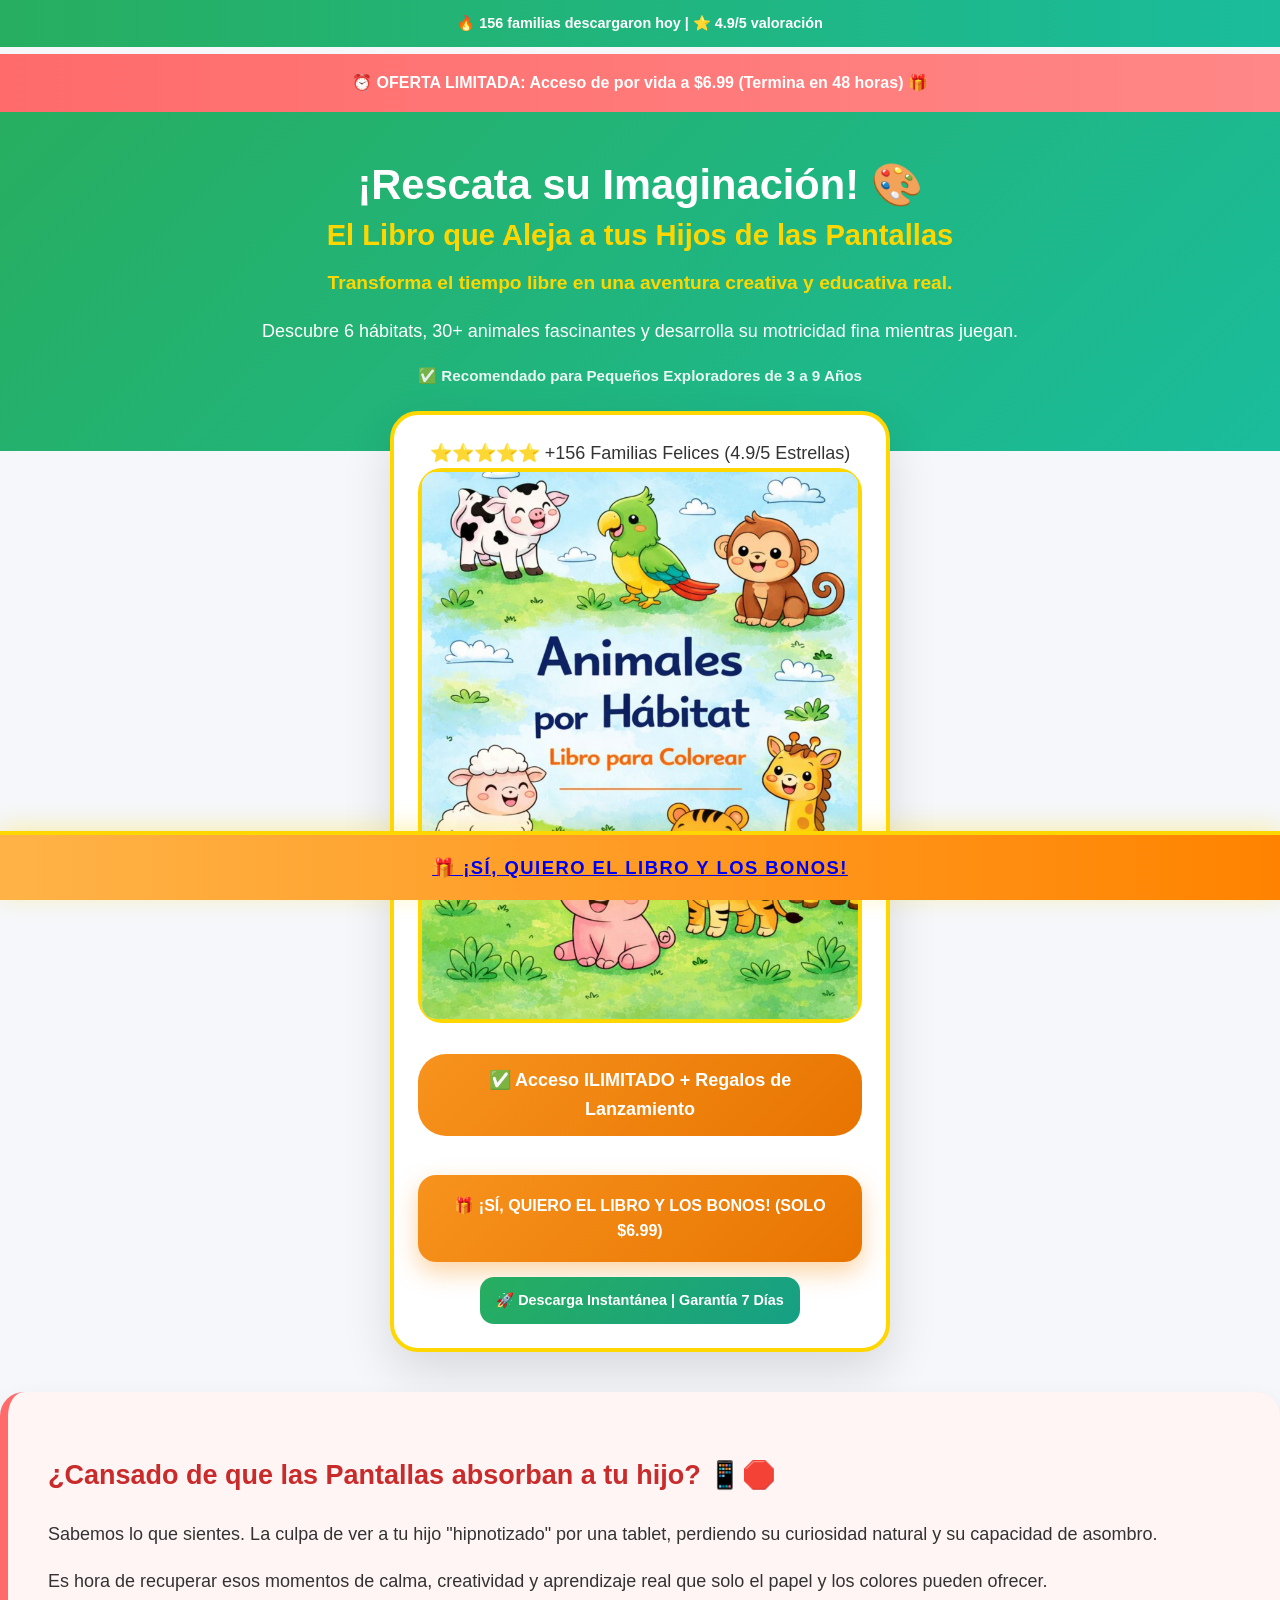
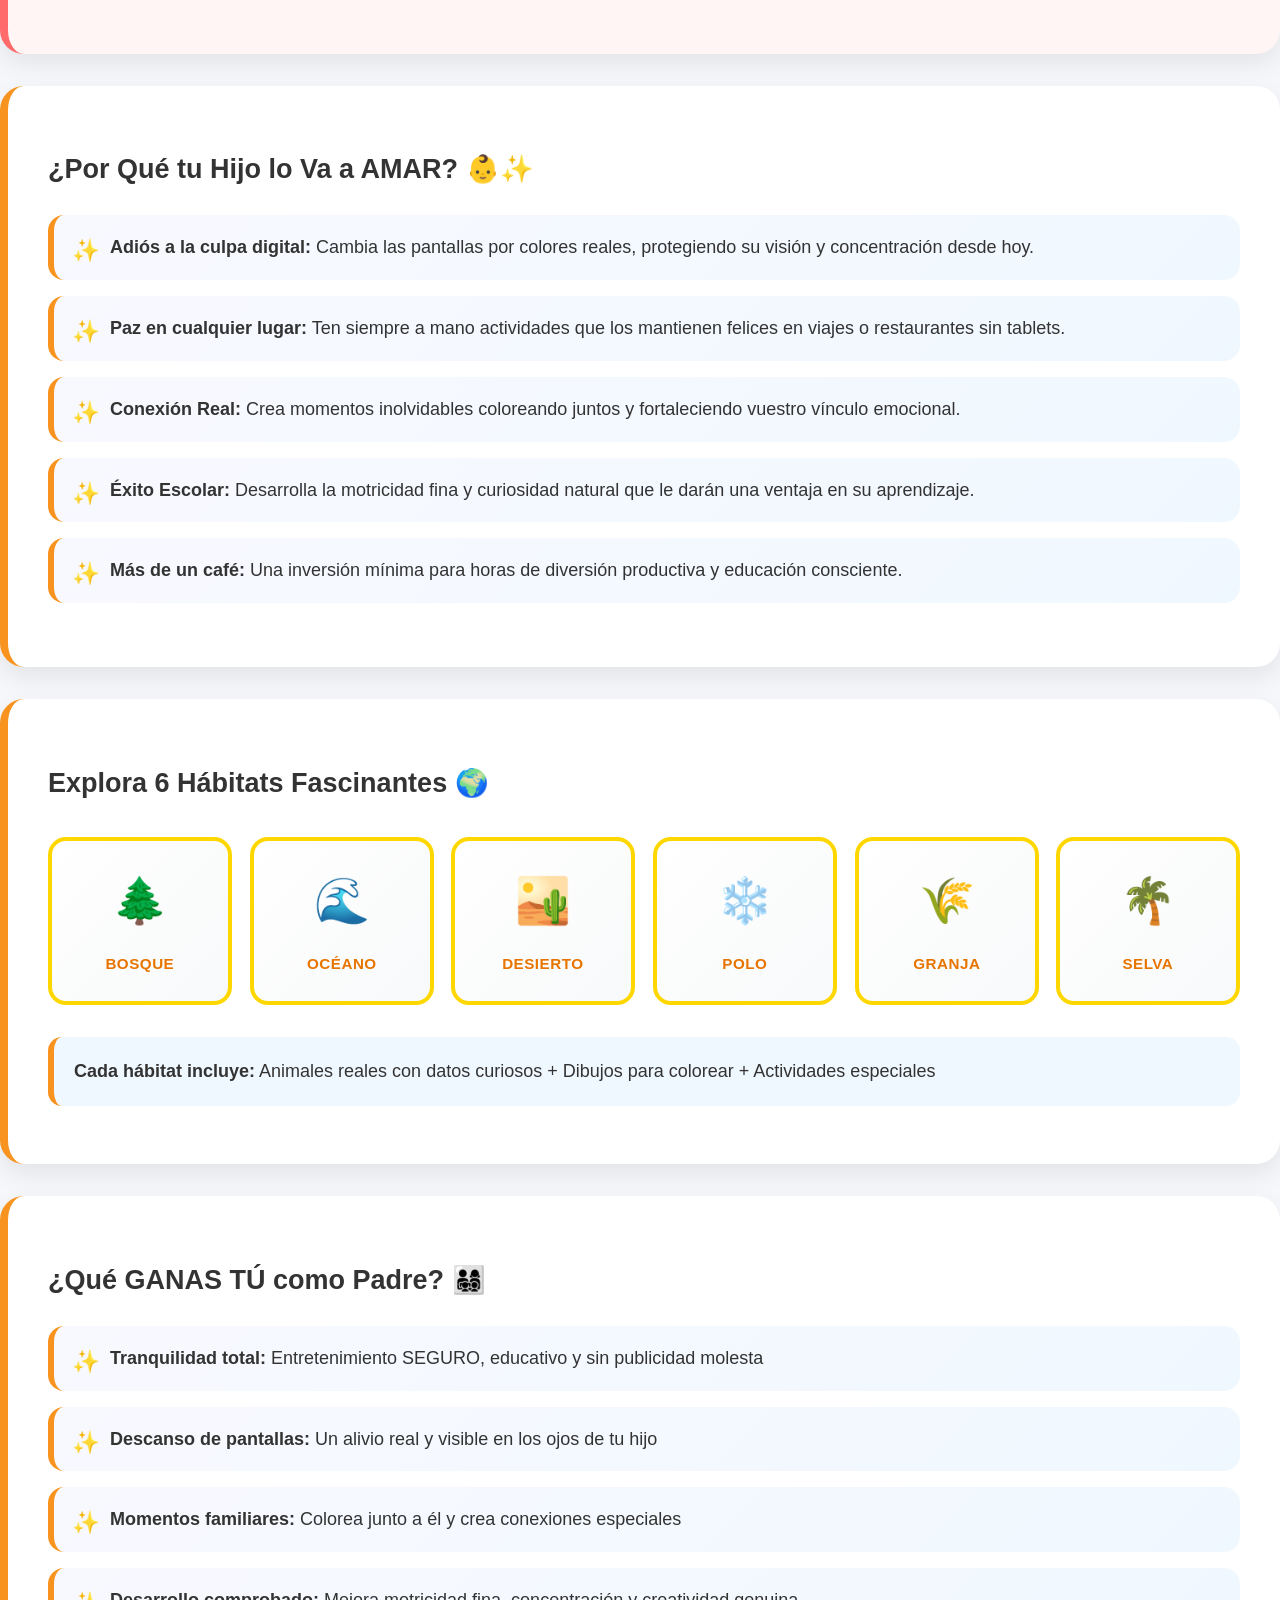
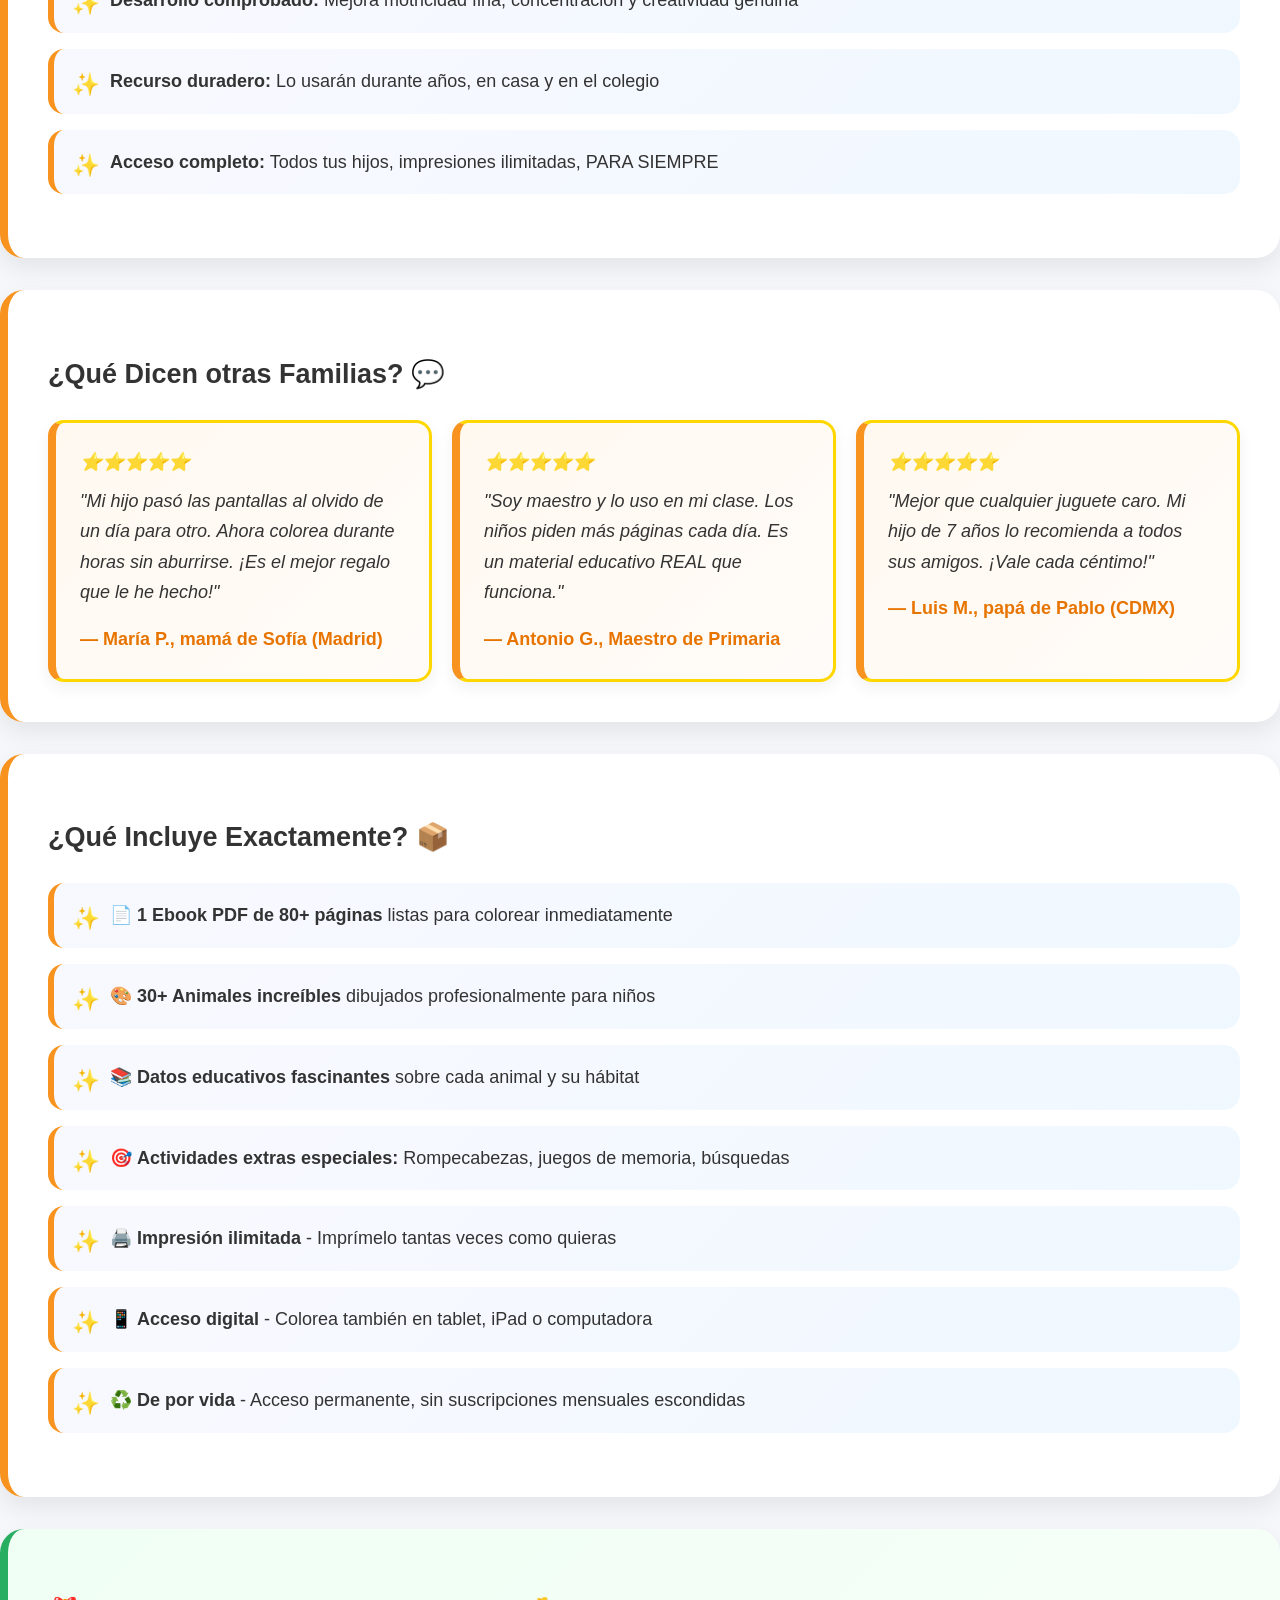
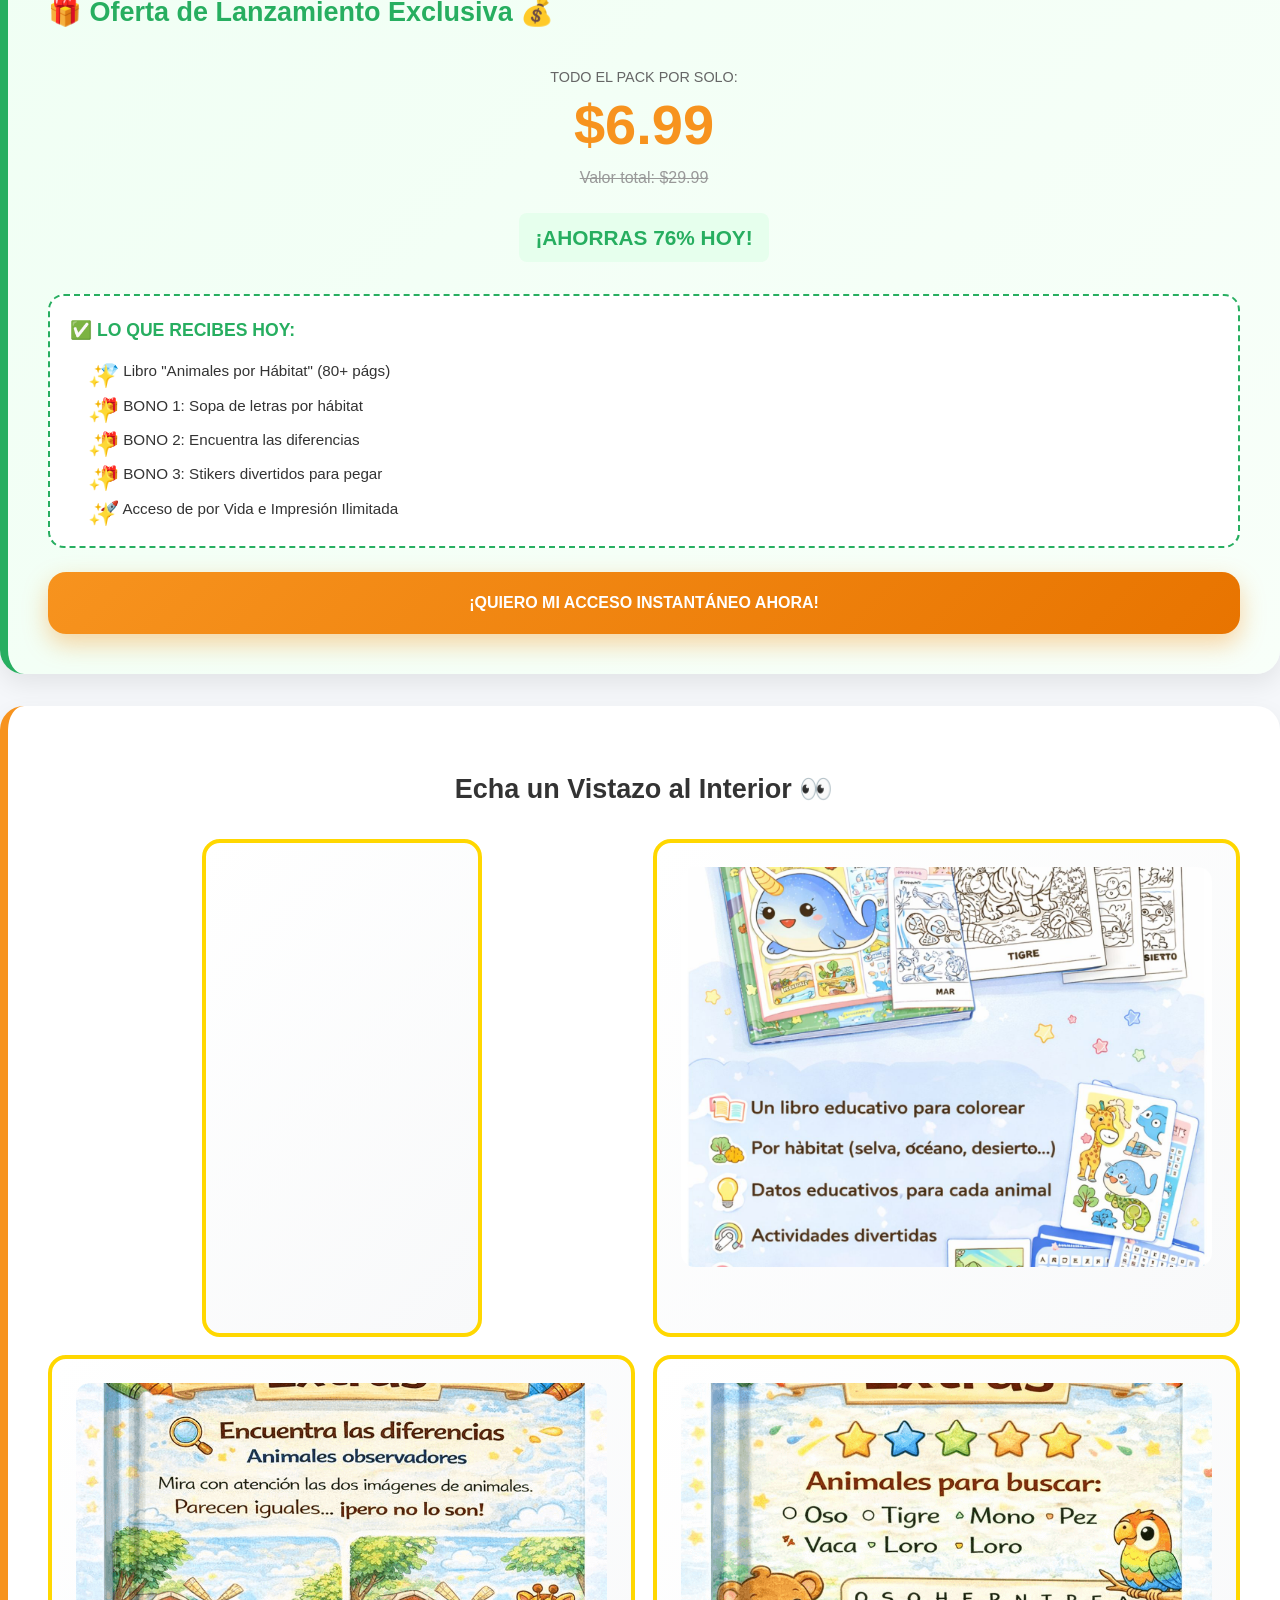
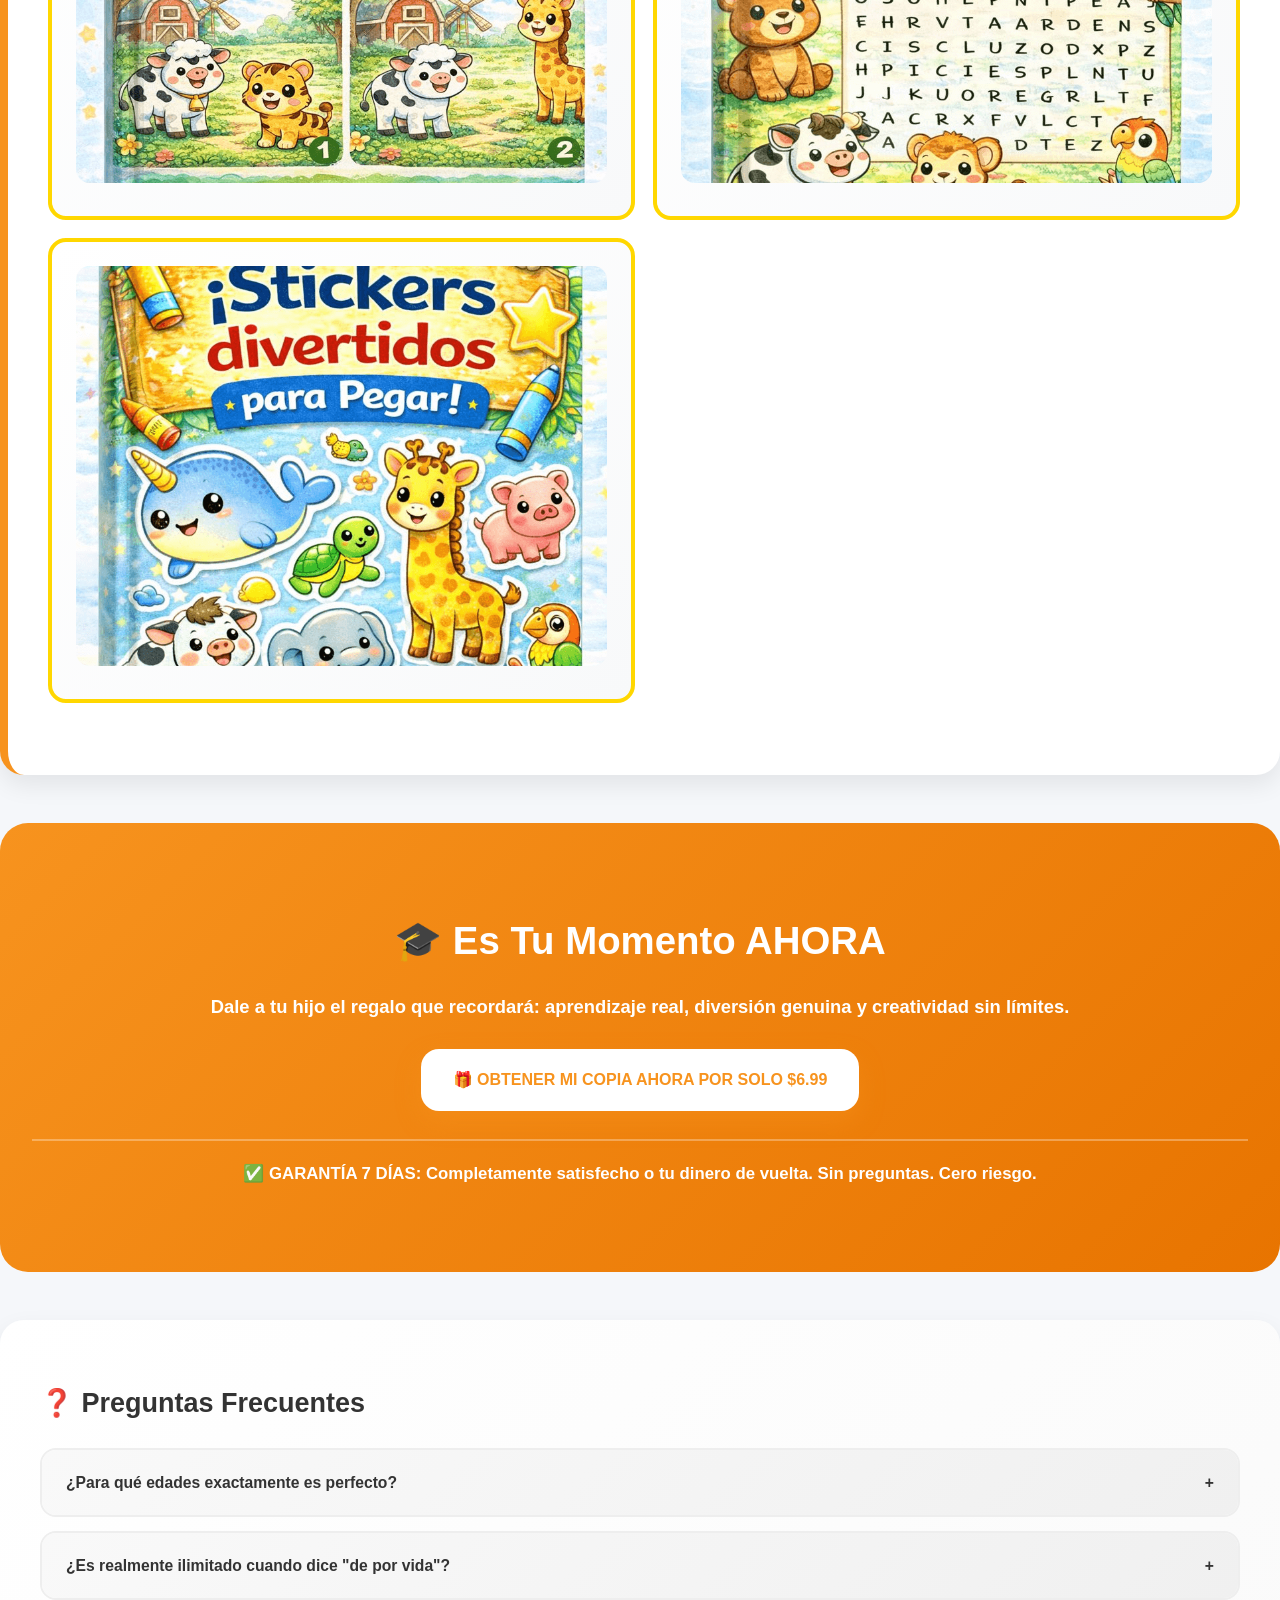
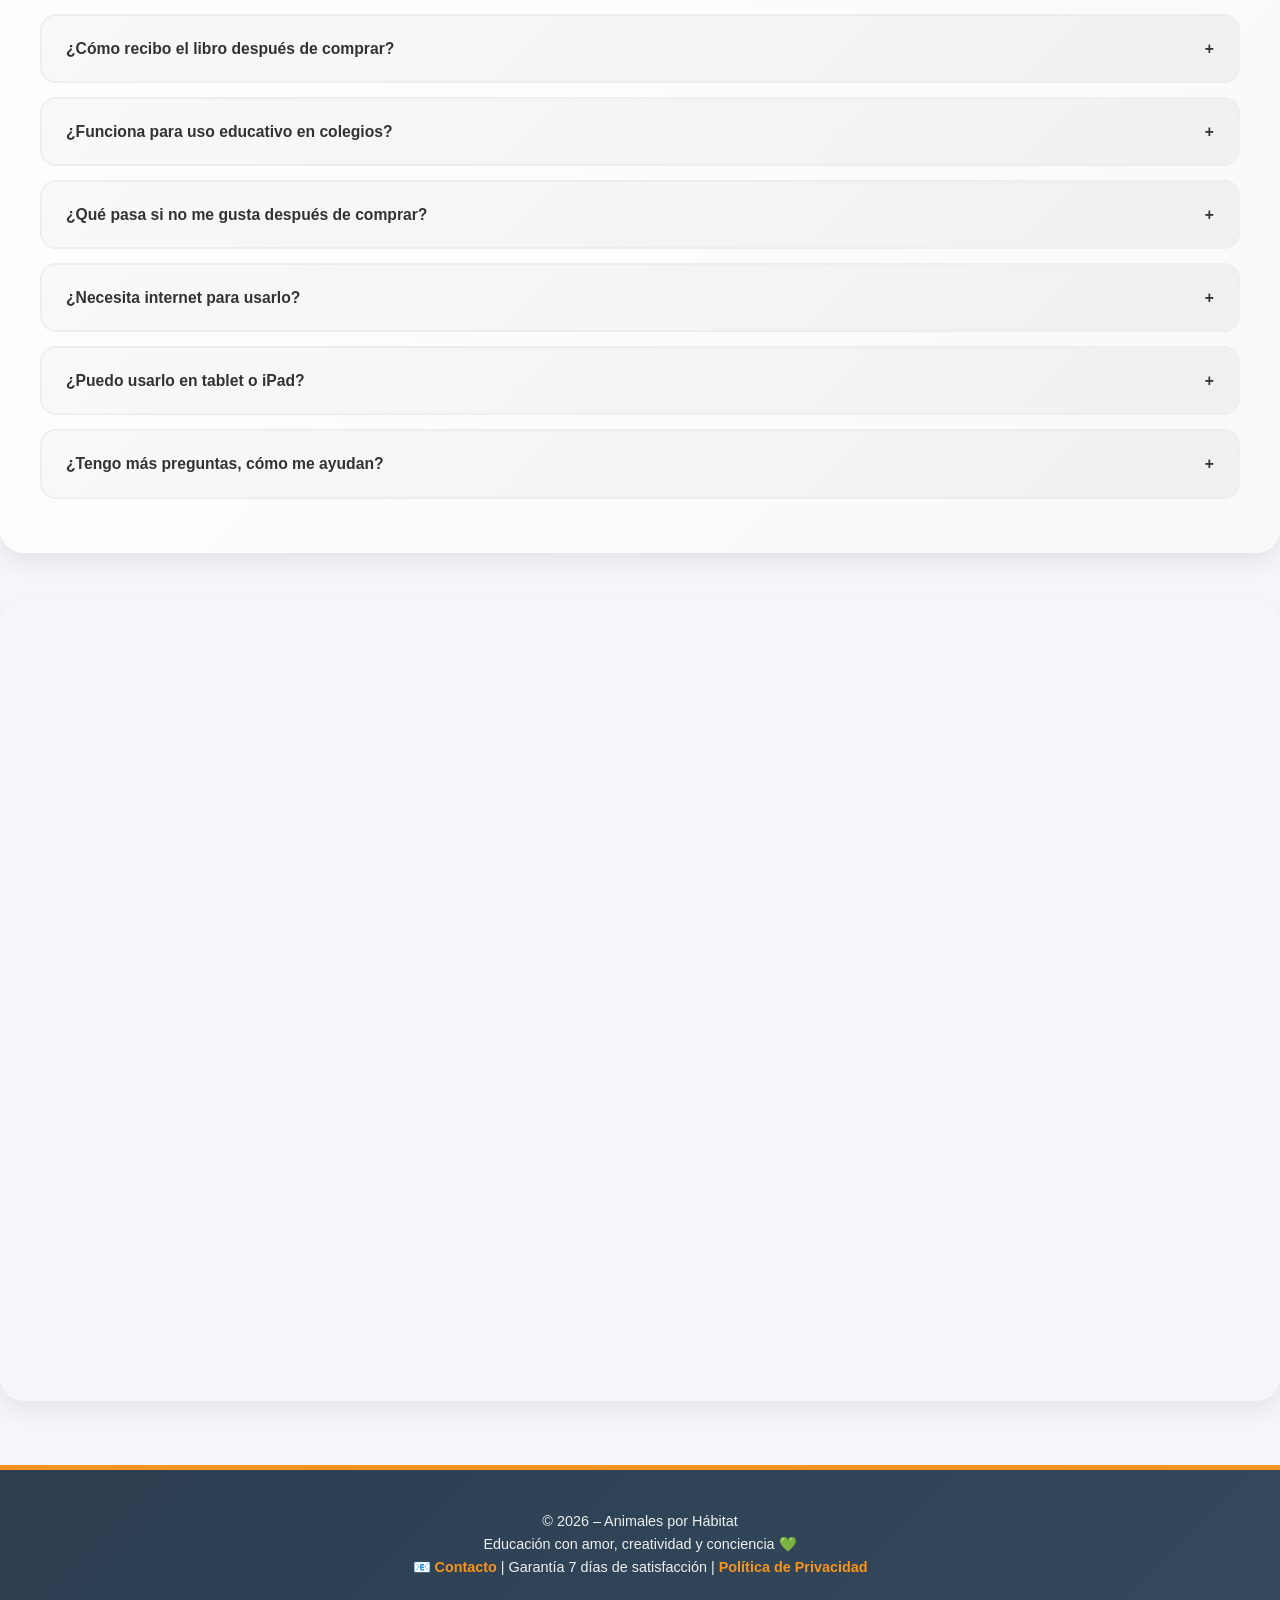
<file: animales-habitat/index.html>
<!doctype html>
<html lang="es">

<head>
  <meta charset="UTF-8" />
  <meta name="viewport" content="width=device-width, initial-scale=1.0" />
  <title>★Animales por Hábitat – Libro Educativo para Colorear | +4.9★</title>
  <meta name="description"
    content="Libro educativo para colorear con 30+ animales y 6 hábitats. Aprenden mientras juegan, sin pantallas. Para niños 3-9 años. Acceso ilimitado $6.99" />

  <!-- Preload Critical LCP Image (Top Priority) -->
  <link rel="preload" as="image" href="../assets/portada.jpg" fetchpriority="high" />

  <!-- Meta Pixel Stub (Heavy logic moved to scripts.js) -->
  <script>
    !function (f, b, e, v, n, t, s) {
      if (f.fbq) return; n = f.fbq = function () {
        n.callMethod ?
          n.callMethod.apply(n, arguments) : n.queue.push(arguments)
      }; if (!f._fbq) f._fbq = n;
      n.push = n; n.loaded = !0; n.version = '2.0'; n.queue = [];
    }(window, document, 'script');
    fbq('init', '1399631527763009');
    fbq('track', 'PageView');
  </script>

  <!-- Critical CSS (Minified & Optimized) -->
  <style>
    :root {
      --orange: #f7931e;
      --orange-dark: #e87400;
      --green: #27ae60;
      --bg: #f5f7fa;
      --card: #fff;
      --accent-yellow: #ffd700
    }

    * {
      box-sizing: border-box
    }

    html,
    body {
      margin: 0;
      padding: 0;
      overflow-x: hidden;
      width: 100%
    }

    body {
      padding-top: 54px;
      font-family: -apple-system, BlinkMacSystemFont, "Segoe UI", Roboto, Arial, sans-serif;
      background: var(--bg);
      color: #333;
      line-height: 1.6;
      font-size: 18px
    }

    .counter-fixed {
      position: fixed;
      top: 0;
      left: 0;
      width: 100%;
      background: linear-gradient(90deg, var(--green), #1abc9c);
      color: #fff;
      text-align: center;
      padding: 12px 16px;
      font-weight: 700;
      z-index: 9999;
      font-size: .9rem
    }

    .urgency-banner {
      background: linear-gradient(90deg, #ff6b6b, #ff8787);
      color: #fff;
      padding: 16px;
      text-align: center;
      font-weight: 800;
      font-size: 1rem;
      animation: pulse-banner 2s infinite
    }

    @keyframes pulse-banner {

      0%,
      100% {
        transform: scale(1)
      }

      50% {
        transform: scale(1.02)
      }
    }

    header {
      background: linear-gradient(135deg, var(--green), #1abc9c);
      color: #fff;
      text-align: center;
      padding: 48px 24px;
      position: relative;
      overflow: hidden
    }

    header h1 {
      font-size: clamp(1.8rem, 6vw, 2.6rem);
      margin: 0;
      font-weight: 900;
      line-height: 1.2
    }

    header h1 span {
      display: block;
      font-size: .7em;
      color: var(--accent-yellow);
      margin-top: 8px
    }

    .hero-card {
      max-width: 500px;
      background: #fff;
      border-radius: 28px;
      padding: 24px;
      box-shadow: 0 20px 50px rgba(0, 0, 0, .12);
      text-align: center;
      position: relative;
      margin: -40px auto 40px;
      border: 4px solid var(--accent-yellow)
    }

    .hero-carousel-container {
      position: relative;
      width: 100%;
      margin-bottom: 16px;
      border-radius: 24px;
      overflow: hidden;
      background: #fff;
      aspect-ratio: 4/5
    }

    .hero-carousel-track {
      display: flex;
      transition: transform .5s ease;
      width: 100%
    }

    .hero-carousel-slide {
      min-width: 100%;
      display: flex;
      align-items: center;
      justify-content: center
    }

    .hero-carousel-slide img {
      width: 100%;
      height: auto;
      object-fit: contain;
      border-radius: 18px;
      border: 4px solid var(--accent-yellow)
    }

    .price-tag {
      display: inline-block;
      background: linear-gradient(135deg, var(--orange), var(--orange-dark));
      color: #fff;
      padding: 12px 20px;
      border-radius: 28px;
      font-weight: 900;
      margin: 15px 0
    }

    .cta-btn {
      display: inline-block;
      padding: 18px 32px;
      background: linear-gradient(135deg, var(--orange), var(--orange-dark));
      color: #fff;
      border-radius: 18px;
      text-decoration: none;
      font-weight: 900;
      animation: pulse-infinite 2.5s infinite;
      box-shadow: 0 10px 25px rgba(247, 147, 30, .4);
      text-transform: uppercase;
      font-size: 1rem
    }

    @keyframes pulse-infinite {
      0% {
        box-shadow: 0 0 0 0 rgba(247, 147, 30, .7)
      }

      100% {
        box-shadow: 0 0 0 15px rgba(247, 147, 30, 0)
      }
    }

    .guarantee-badge {
      background: linear-gradient(135deg, #27ae60, #16a085);
      color: #fff;
      padding: 12px 16px;
      border-radius: 14px;
      margin-top: 15px;
      font-weight: 800;
      font-size: .9rem;
      display: inline-block
    }
  </style>

  <!-- Deferred Styles -->
  <link rel="stylesheet" href="styles.css" media="print" onload="this.media='all'">
  <noscript>
    <link rel="stylesheet" href="styles.css">
  </noscript>

</head>

<body>
  <div class="counter-fixed">
    🔥 <strong id="counter">156</strong> familias descargaron hoy | ⭐ 4.9/5
    valoración
  </div>

  <div class="urgency-banner">
    ⏰ OFERTA LIMITADA: Acceso de por vida a $6.99 (Termina en 48 horas) 🎁
  </div>

  <header>
    <h1>
      ¡Rescata su Imaginación! 🎨<span>El Libro que Aleja a tus Hijos de las Pantallas</span>
    </h1>
    <p style="font-size: 1.2rem; font-weight: 700; color: var(--accent-yellow); margin: 16px 0;">
      Transforma el tiempo libre en una aventura creativa y educativa real.
    </p>
    <p>
      Descubre 6 hábitats, 30+ animales fascinantes y desarrolla su motricidad fina mientras juegan.
    </p>
    <p style="font-weight: 600; font-size: 0.95rem; opacity: 0.9;">
      ✅ Recomendado para Pequeños Exploradores de 3 a 9 Años
    </p>
  </header>

  <div class="hero-card">
    <div class="rating-text">
      ⭐⭐⭐⭐⭐ +156 Familias Felices (4.9/5 Estrellas)
    </div>
    <div class="hero-carousel-container">
      <div class="hero-carousel-track" id="heroCarouselTrack">
        <div class="hero-carousel-slide">
          <img src="../assets/portada.jpg" alt="Portada principal" width="500" height="625" fetchpriority="high">
        </div>
        <div class="hero-carousel-slide">
          <img src="../assets/portada2.jpg" alt="Vista interior" width="500" height="625" loading="lazy">
        </div>
        <div class="hero-carousel-slide">
          <img src="../assets/diferencias.png" alt="Actividad diferencias" width="500" height="625" loading="lazy">
        </div>
        <div class="hero-carousel-slide">
          <img src="../assets/sopa-letras.png" alt="Sopa de letras" width="500" height="625" loading="lazy">
        </div>
        <div class="hero-carousel-slide">
          <img src="../assets/stikers.png" alt="Stickers educativos" width="500" height="625" loading="lazy">
        </div>
      </div>
    </div>
    <div class="price-tag">✅ Acceso ILIMITADO + Regalos de Lanzamiento</div>
    <div style="margin-top: 24px">
      <a href="https://pay.hotmart.com/O103935436Y" class="cta-btn">🎁 ¡SÍ, QUIERO EL LIBRO Y LOS BONOS! (SOLO
        $6.99)</a>
    </div>
    <div class="guarantee-badge">
      🚀 Descarga Instantánea | Garantía 7 Días
    </div>
  </div>

  <section>
    <!-- EL PROBLEMA (DOLOR) -->
    <div class="card" style="border-left-color: #ff6b6b; background: #fff5f5;">
      <h2 style="color: #c92a2a;">¿Cansado de que las Pantallas absorban a tu hijo? 📱🛑</h2>
      <p style="font-weight: 500;">Sabemos lo que sientes. La culpa de ver a tu hijo "hipnotizado" por una tablet,
        perdiendo su curiosidad natural y su capacidad de asombro.</p>
      <p>Es hora de recuperar esos momentos de calma, creatividad y aprendizaje real que solo el papel y los colores
        pueden ofrecer.</p>
    </div>

    <!-- BENEFICIOS PARA NIÑOS -->
    <div class="card">
      <h2>¿Por Qué tu Hijo lo Va a AMAR? 👶✨</h2>
      <ul>
        <li>
          <strong>Adiós a la culpa digital:</strong> Cambia las pantallas por colores reales, protegiendo su visión y
          concentración desde hoy.
        </li>
        <li>
          <strong>Paz en cualquier lugar:</strong> Ten siempre a mano actividades que los mantienen felices en viajes o
          restaurantes sin tablets.
        </li>
        <li>
          <strong>Conexión Real:</strong> Crea momentos inolvidables coloreando juntos y fortaleciendo vuestro vínculo
          emocional.
        </li>
        <li>
          <strong>Éxito Escolar:</strong> Desarrolla la motricidad fina y curiosidad natural que le darán una ventaja en
          su aprendizaje.
        </li>
        <li>
          <strong>Más de un café:</strong> Una inversión mínima para horas de diversión productiva y educación
          consciente.
        </li>
      </ul>
    </div>

    <!-- HÁBITATS VISUAL -->
    <div class="card">
      <h2>Explora 6 Hábitats Fascinantes 🌍</h2>
      <div class="habitats-showcase">
        <div class="habitat-box">
          <span class="emoji">🌲</span>
          <span class="label">BOSQUE</span>
        </div>
        <div class="habitat-box">
          <span class="emoji">🌊</span>
          <span class="label">OCÉANO</span>
        </div>
        <div class="habitat-box">
          <span class="emoji">🏜️</span>
          <span class="label">DESIERTO</span>
        </div>
        <div class="habitat-box">
          <span class="emoji">❄️</span>
          <span class="label">POLO</span>
        </div>
        <div class="habitat-box">
          <span class="emoji">🌾</span>
          <span class="label">GRANJA</span>
        </div>
        <div class="habitat-box">
          <span class="emoji">🌴</span>
          <span class="label">SELVA</span>
        </div>
      </div>
      <p style="
            margin-top: 28px;
            background: #f0f8ff;
            padding: 20px;
            border-radius: 14px;
            border-left: 6px solid var(--orange);
            font-weight: 500;
          ">
        <strong>Cada hábitat incluye:</strong> Animales reales con datos
        curiosos + Dibujos para colorear + Actividades especiales
      </p>
    </div>

    <!-- BENEFICIOS PARA PADRES -->
    <div class="card">
      <h2>¿Qué GANAS TÚ como Padre? 👨‍👩‍👧‍👦</h2>
      <ul>
        <li>
          <strong>Tranquilidad total:</strong> Entretenimiento SEGURO,
          educativo y sin publicidad molesta
        </li>
        <li>
          <strong>Descanso de pantallas:</strong> Un alivio real y visible en
          los ojos de tu hijo
        </li>
        <li>
          <strong>Momentos familiares:</strong> Colorea junto a él y crea
          conexiones especiales
        </li>
        <li>
          <strong>Desarrollo comprobado:</strong> Mejora motricidad fina,
          concentración y creatividad genuina
        </li>
        <li>
          <strong>Recurso duradero:</strong> Lo usarán durante años, en casa y
          en el colegio
        </li>
        <li>
          <strong>Acceso completo:</strong> Todos tus hijos, impresiones
          ilimitadas, PARA SIEMPRE
        </li>
      </ul>
    </div>

    <!-- TESTIMONIOS -->
    <div class="card">
      <h2>¿Qué Dicen otras Familias? 💬</h2>
      <div class="testimonials">
        <div class="testimonial">
          <div style="color: #f1c40f; margin-bottom: 8px;">⭐⭐⭐⭐⭐</div>
          "Mi hijo pasó las pantallas al olvido de un día para otro. Ahora colorea durante horas sin aburrirse. ¡Es el
          mejor regalo que le he hecho!"
          <strong>— María P., mamá de Sofía (Madrid)</strong>
        </div>
        <div class="testimonial">
          <div style="color: #f1c40f; margin-bottom: 8px;">⭐⭐⭐⭐⭐</div>
          "Soy maestro y lo uso en mi clase. Los niños piden más páginas cada día. Es un material educativo REAL que
          funciona."
          <strong>— Antonio G., Maestro de Primaria</strong>
        </div>
        <div class="testimonial">
          <div style="color: #f1c40f; margin-bottom: 8px;">⭐⭐⭐⭐⭐</div>
          "Mejor que cualquier juguete caro. Mi hijo de 7 años lo recomienda a todos sus amigos. ¡Vale cada céntimo!"
          <strong>— Luis M., papá de Pablo (CDMX)</strong>
        </div>
      </div>
    </div>

    <!-- QUÉ INCLUYE -->
    <div class="card">
      <h2>¿Qué Incluye Exactamente? 📦</h2>
      <ul>
        <li>
          📄 <strong>1 Ebook PDF de 80+ páginas</strong> listas para colorear
          inmediatamente
        </li>
        <li>
          🎨 <strong>30+ Animales increíbles</strong> dibujados
          profesionalmente para niños
        </li>
        <li>
          📚 <strong>Datos educativos fascinantes</strong> sobre cada animal y
          su hábitat
        </li>
        <li>
          🎯 <strong>Actividades extras especiales:</strong> Rompecabezas,
          juegos de memoria, búsquedas
        </li>
        <li>
          🖨️ <strong>Impresión ilimitada</strong> - Imprímelo tantas veces
          como quieras
        </li>
        <li>
          📱 <strong>Acceso digital</strong> - Colorea también en tablet, iPad
          o computadora
        </li>
        <li>
          ♻️ <strong>De por vida</strong> - Acceso permanente, sin
          suscripciones mensuales escondidas
        </li>
      </ul>
    </div>

    <!-- PRECIO Y VALOR -->
    <div class="card"
      style="background: linear-gradient(135deg, #f0fff4, #f8fff9); border-left: 8px solid var(--green);">
      <h2 style="color: var(--green)">🎁 Oferta de Lanzamiento Exclusiva 💰</h2>
      <div style="text-align: center; margin: 32px 0">
        <div style="font-size: 0.9rem; color: #666; margin-bottom: 8px;">TODO EL PACK POR SOLO:</div>
        <div style="font-size: 3.5rem; font-weight: 900; color: var(--orange); line-height: 1;">
          $6.99
        </div>
        <div style="font-size: 1rem; color: #999; text-decoration: line-through; margin: 12px 0;">
          Valor total: $29.99
        </div>
        <div
          style="color: var(--green); font-weight: 900; font-size: 1.3rem; background: #e6ffed; display: inline-block; padding: 8px 16px; border-radius: 8px; margin-top: 10px;">
          ¡AHORRAS 76% HOY!
        </div>
      </div>

      <div
        style="background: #fff; padding: 20px; border: 2px dashed var(--green); border-radius: 16px; margin-bottom: 24px;">
        <h3 style="margin: 0 0 10px 0; font-size: 1.1rem; color: var(--green);">✅ LO QUE RECIBES HOY:</h3>
        <ul style="margin: 0; font-size: 0.95rem;">
          <li style="background: none; border: none; padding: 5px 0 5px 30px; margin: 0;">💎 Libro "Animales por
            Hábitat" (80+ págs)</li>
          <li style="background: none; border: none; padding: 5px 0 5px 30px; margin: 0;">🎁 BONO 1: Sopa de letras por
            hábitat</li>
          <li style="background: none; border: none; padding: 5px 0 5px 30px; margin: 0;">🎁 BONO 2: Encuentra las
            diferencias</li>
          <li style="background: none; border: none; padding: 5px 0 5px 30px; margin: 0;">🎁 BONO 3: Stikers divertidos
            para pegar</li>
          <li style="background: none; border: none; padding: 5px 0 5px 30px; margin: 0;">🚀 Acceso de por Vida e
            Impresión Ilimitada</li>
        </ul>
      </div>

      <div style="text-align: center;">
        <a href="https://pay.hotmart.com/O103935436Y" class="cta-btn" style="width: 100%;">¡QUIERO MI ACCESO INSTANTÁNEO
          AHORA!</a>
      </div>
    </div>

    <!-- IMÁGENES PREVIEW -->
    <div class="card" style="text-align: center">
      <h2>Echa un Vistazo al Interior 👀</h2>
      <div class="gallery-preview" style="margin-top: 28px">
        <div class="habitat-box"
          style="padding: 0; overflow: hidden; aspect-ratio: 9/16; max-width: 280px; margin: 0 auto;">
          <iframe width="100%" height="100%"
            data-src="https://www.youtube.com/embed/1gTYStaUEy0?autoplay=1&mute=1&controls=0&loop=1&playlist=1gTYStaUEy0"
            frameborder="0"
            allow="accelerometer; autoplay; clipboard-write; encrypted-media; gyroscope; picture-in-picture"
            style="border-radius: 18px; display: block" title="Video interior"></iframe>
        </div>
        <div class="habitat-box">
          <img src="../assets/portada2.jpg" alt="Muestra 1" width="300" height="400" loading="lazy"
            style="width: 100%; border-radius: 14px; margin-bottom: 0">
        </div>
        <div class="habitat-box">
          <img src="../assets/diferencias.png" alt="Muestra 2" width="300" height="400" loading="lazy"
            style="width: 100%; border-radius: 14px; margin-bottom: 0">
        </div>
        <div class="habitat-box">
          <img src="../assets/sopa-letras.png" alt="Muestra 3" width="300" height="400" loading="lazy"
            style="width: 100%; border-radius: 14px; margin-bottom: 0">
        </div>
        <div class="habitat-box">
          <img src="../assets/stikers.png" alt="Muestra 4" width="300" height="400" loading="lazy"
            style="width: 100%; border-radius: 14px; margin-bottom: 0">
        </div>
      </div>
    </div>

    <!-- CTA FINAL -->
    <div class="final-cta-section">
      <h2>🎓 Es Tu Momento AHORA</h2>
      <p>
        Dale a tu hijo el regalo que recordará: aprendizaje real, diversión
        genuina y creatividad sin límites.
      </p>
      <a href="https://pay.hotmart.com/O103935436Y" class="cta-btn"
        style="background: #fff; color: var(--orange); display: inline-block">
        🎁 OBTENER MI COPIA AHORA POR SOLO $6.99
      </a>
      <p style="
            font-size: 1.05rem;
            margin-top: 28px;
            border-top: 2px solid rgba(255, 255, 255, 0.3);
            padding-top: 20px;
          ">
        ✅ GARANTÍA 7 DÍAS: Completamente satisfecho o tu dinero de vuelta.
        Sin preguntas. <strong>Cero riesgo.</strong>
      </p>
    </div>

    <!-- FAQ -->
    <div class="faq">
      <h2>❓ Preguntas Frecuentes</h2>

      <div class="faq-item">
        <div class="faq-question">
          ¿Para qué edades exactamente es perfecto? <span>+</span>
        </div>
        <div class="faq-answer">
          Ideal para niños de 3 a 9 años. Los más pequeños disfrutan con las
          figuras grandes y coloridas. Los más mayores aprecian los datos
          educativos sobre cada animal. Todos aprenden mientras se divierten.
        </div>
      </div>

      <div class="faq-item">
        <div class="faq-question">
          ¿Es realmente ilimitado cuando dice "de por vida"? <span>+</span>
        </div>
        <div class="faq-answer">
          Sí, 100% ilimitado. Paga una sola vez, acceso de por vida. Imprime
          cuantas veces quieras para todos tus hijos, sin límites. Sin
          suscripciones mensuales sorpresa.
        </div>
      </div>

      <div class="faq-item">
        <div class="faq-question">
          ¿Cómo recibo el libro después de comprar? <span>+</span>
        </div>
        <div class="faq-answer">
          Descarga instantánea en PDF. Lo recibes en tu email en 2 minutos
          exactos. Puedes comenzar a imprimir y que tu hijo coloree
          inmediatamente.
        </div>
      </div>

      <div class="faq-item">
        <div class="faq-question">
          ¿Funciona para uso educativo en colegios? <span>+</span>
        </div>
        <div class="faq-answer">
          Absolutamente. Muchos maestros lo usan en clase. Es educativo,
          completamente seguro y sin violencia. Incluye licencia para uso
          educativo institucional.
        </div>
      </div>

      <div class="faq-item">
        <div class="faq-question">
          ¿Qué pasa si no me gusta después de comprar? <span>+</span>
        </div>
        <div class="faq-answer">
          Garantía 100% satisfecho. Si en 30 días no estás completamente
          feliz, devolvemos tu dinero sin preguntas. Cero riesgo, solo
          confianza.
        </div>
      </div>

      <div class="faq-item">
        <div class="faq-question">
          ¿Necesita internet para usarlo? <span>+</span>
        </div>
        <div class="faq-answer">
          No. Es un PDF que descargas. Una vez descargado, funciona totalmente
          sin conexión a internet. Perfecto para cualquier lugar.
        </div>
      </div>

      <div class="faq-item">
        <div class="faq-question">
          ¿Puedo usarlo en tablet o iPad? <span>+</span>
        </div>
        <div class="faq-answer">
          Sí, funciona en cualquier dispositivo que lea PDF: computadora,
          tablet, iPad, teléfono. Incluso hay aplicaciones especiales para
          colorear digitalmente.
        </div>
      </div>

      <div class="faq-item">
        <div class="faq-question">
          ¿Tengo más preguntas, cómo me ayudan? <span>+</span>
        </div>
        <div class="faq-answer">
          Contáctanos en soporte@tulibroeducativo.com. Respondemos en menos de
          24 horas. Tu satisfacción es nuestra prioridad número uno.
        </div>
      </div>
    </div>

    <!-- FORMULARIO DE PAGO HOTMART -->
    <div style="margin-top: 48px; text-align: center">
      <iframe data-src="https://pay.hotmart.com/O103935436Y" width="100%" height="800" frameborder="0"
        style="border: none; border-radius: 24px; box-shadow: 0 10px 24px rgba(0, 0, 0, 0.08);"
        title="Formulario de pago Hotmart"></iframe>
    </div>
  </section>

  <footer>
    © 2026 – Animales por Hábitat<br />
    Educación con amor, creatividad y conciencia 💚<br />
    <a href="mailto:soporte@tulibroeducativo.com">📧 Contacto</a> | Garantía 7
    días de satisfacción | <a href="#">Política de Privacidad</a>
  </footer>

  <div class="fixed-bottom-btn">
    <a href="https://pay.hotmart.com/O103935436Y" target="_blank" rel="noopener">
      🎁 ¡SÍ, QUIERO EL LIBRO Y LOS BONOS!
    </a>
  </div>
  <script src="scripts.js" defer></script>
</body>

</html>
</file>
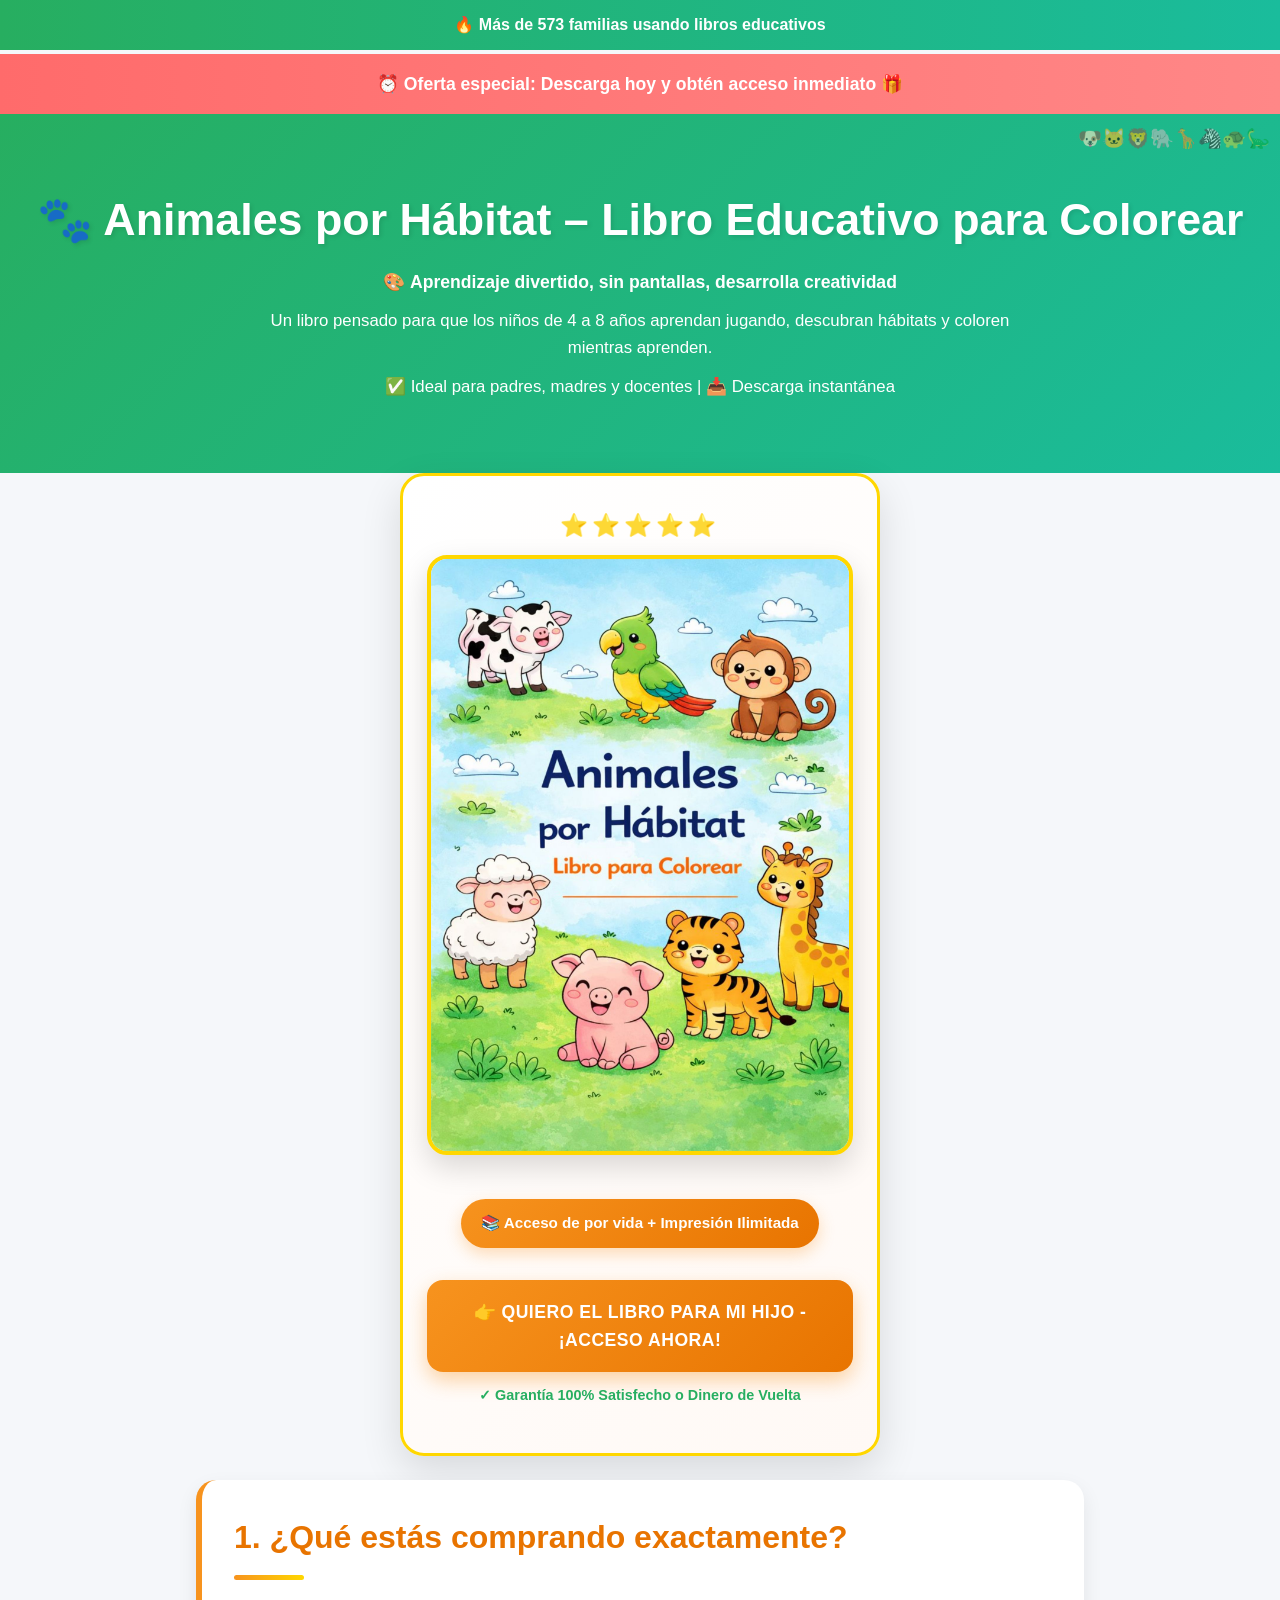
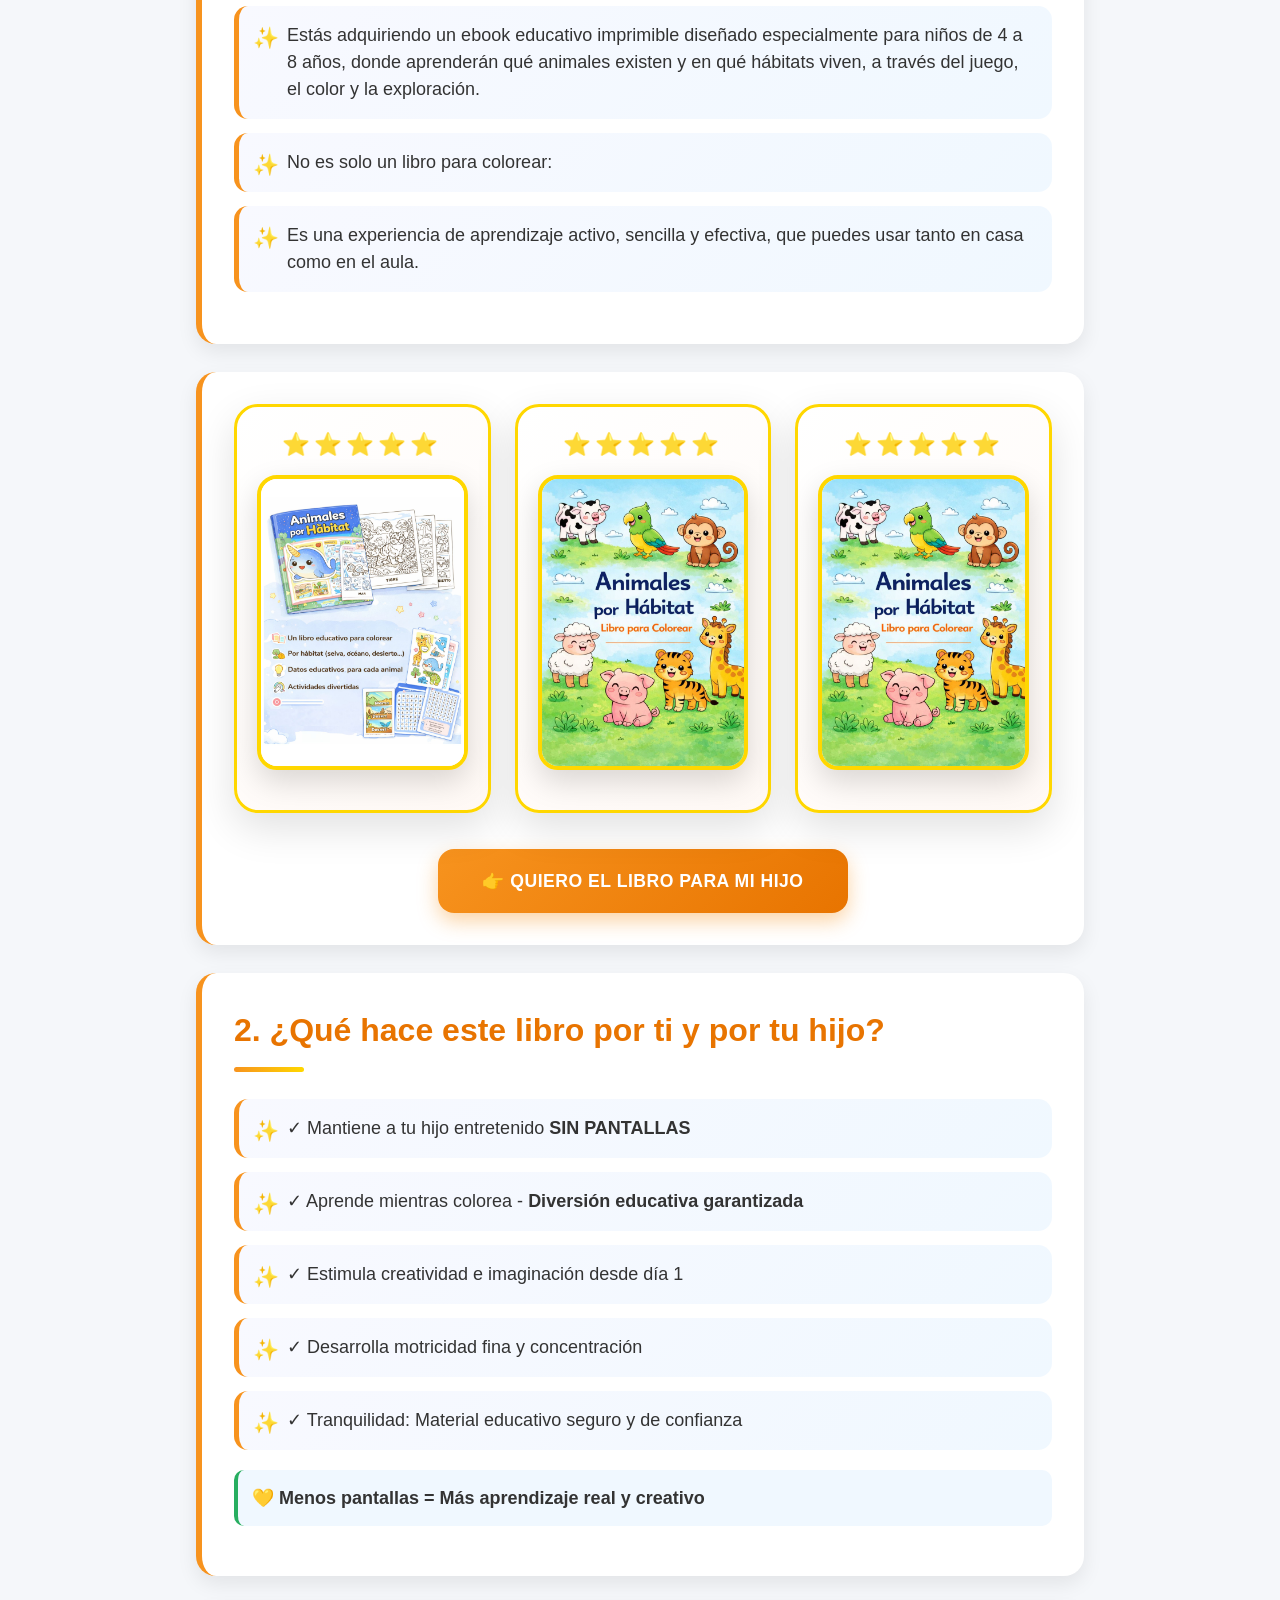
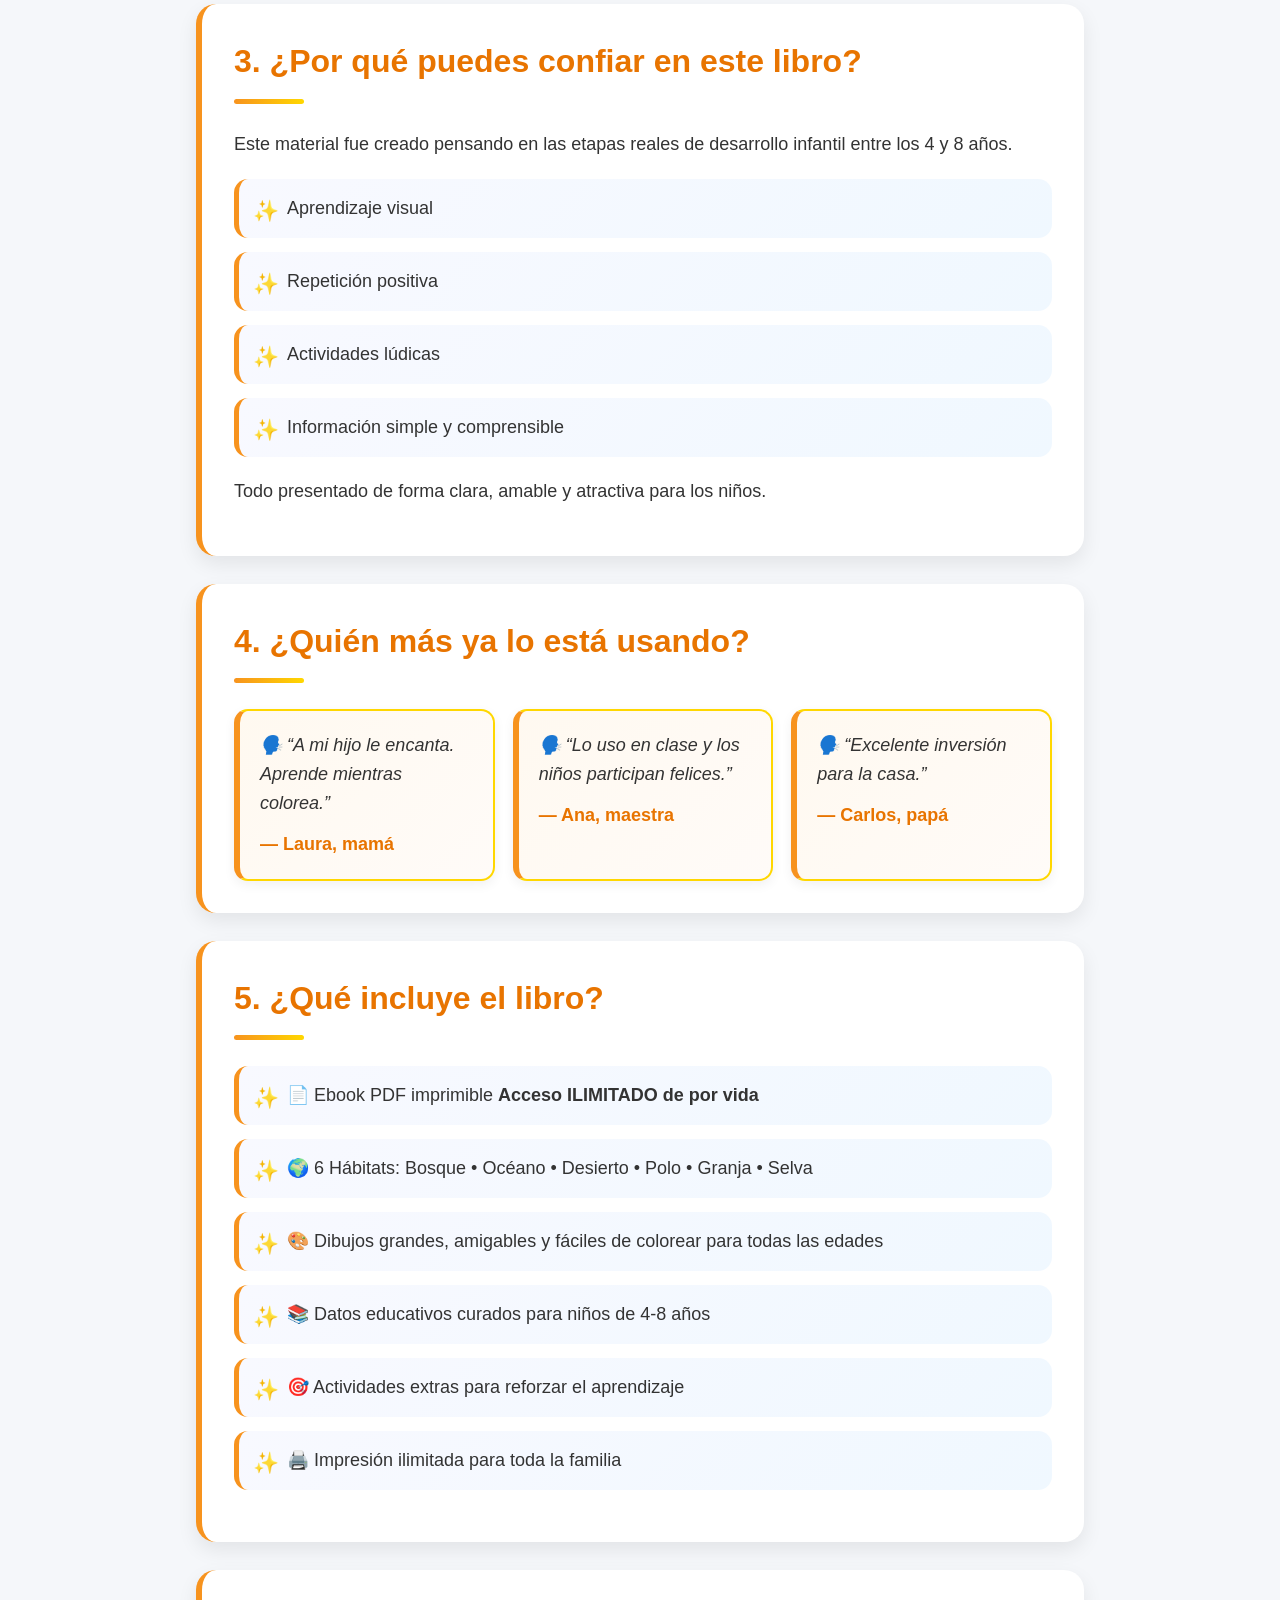
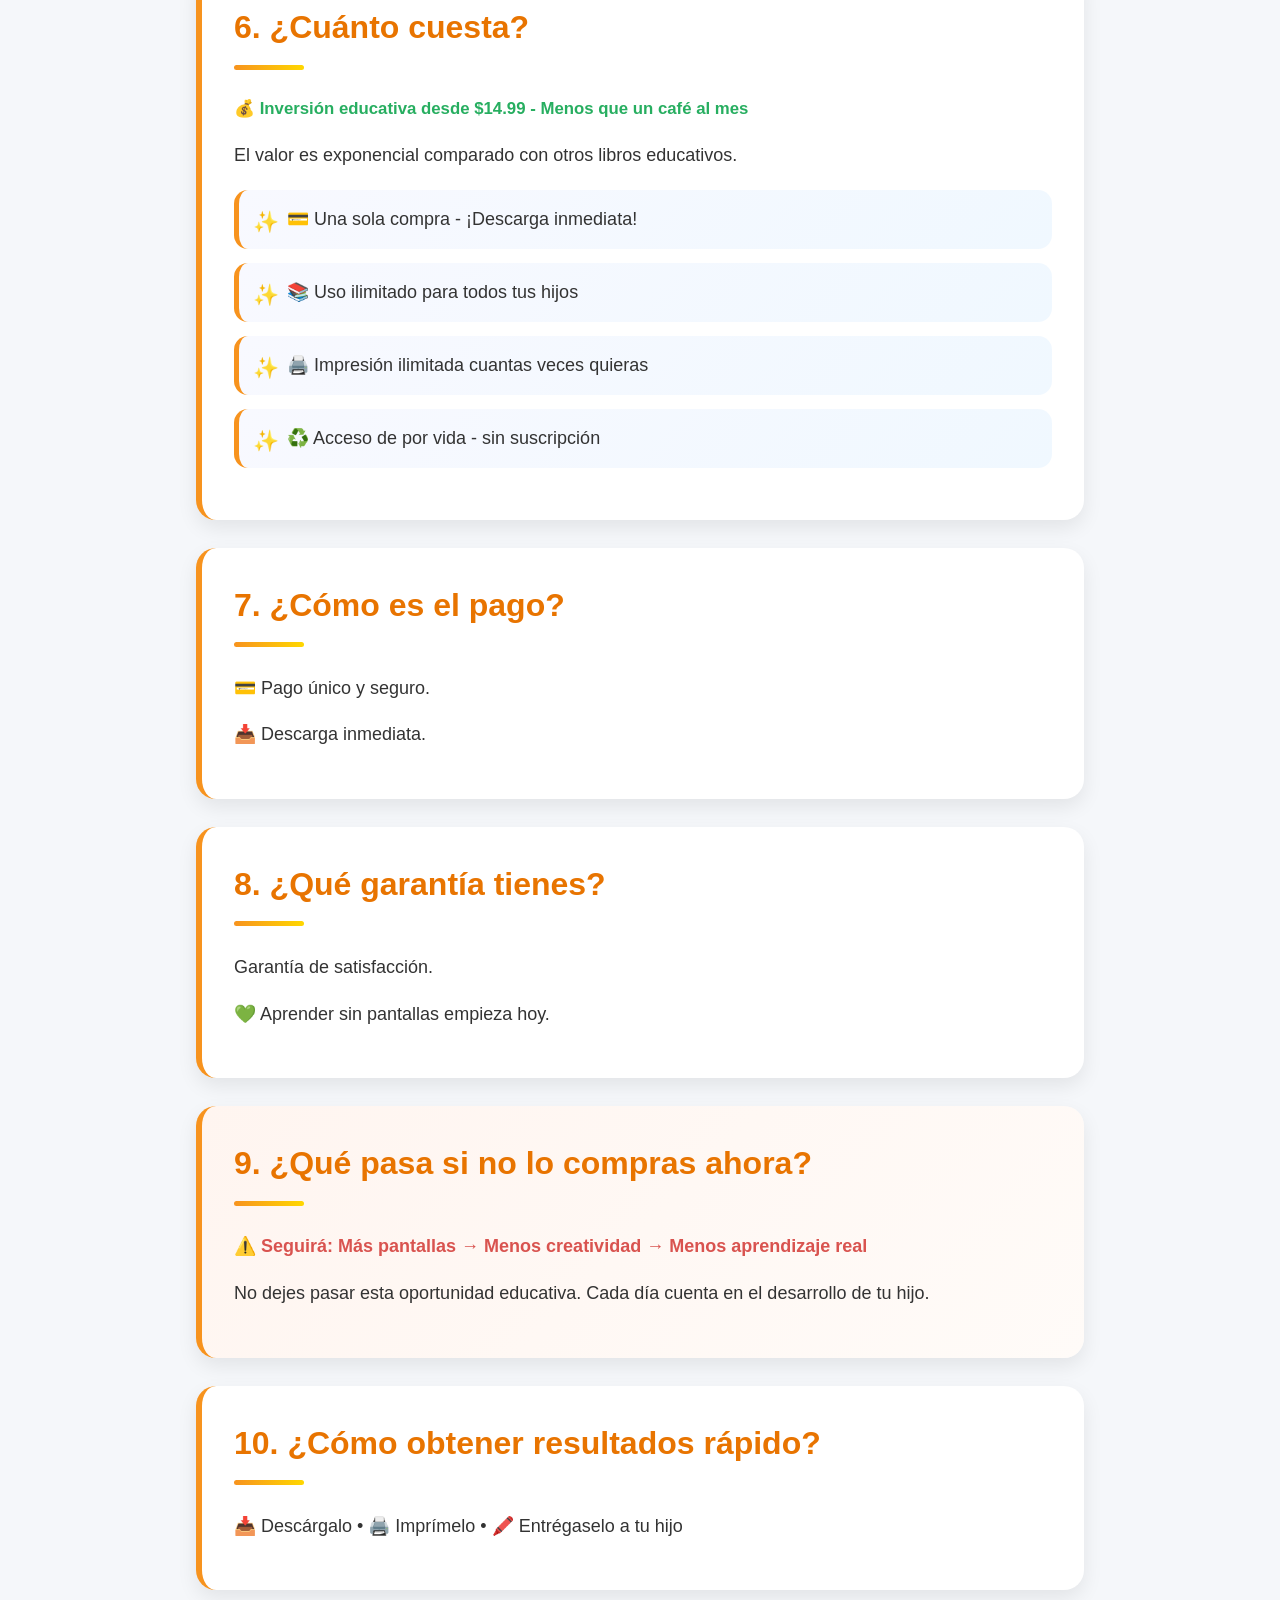
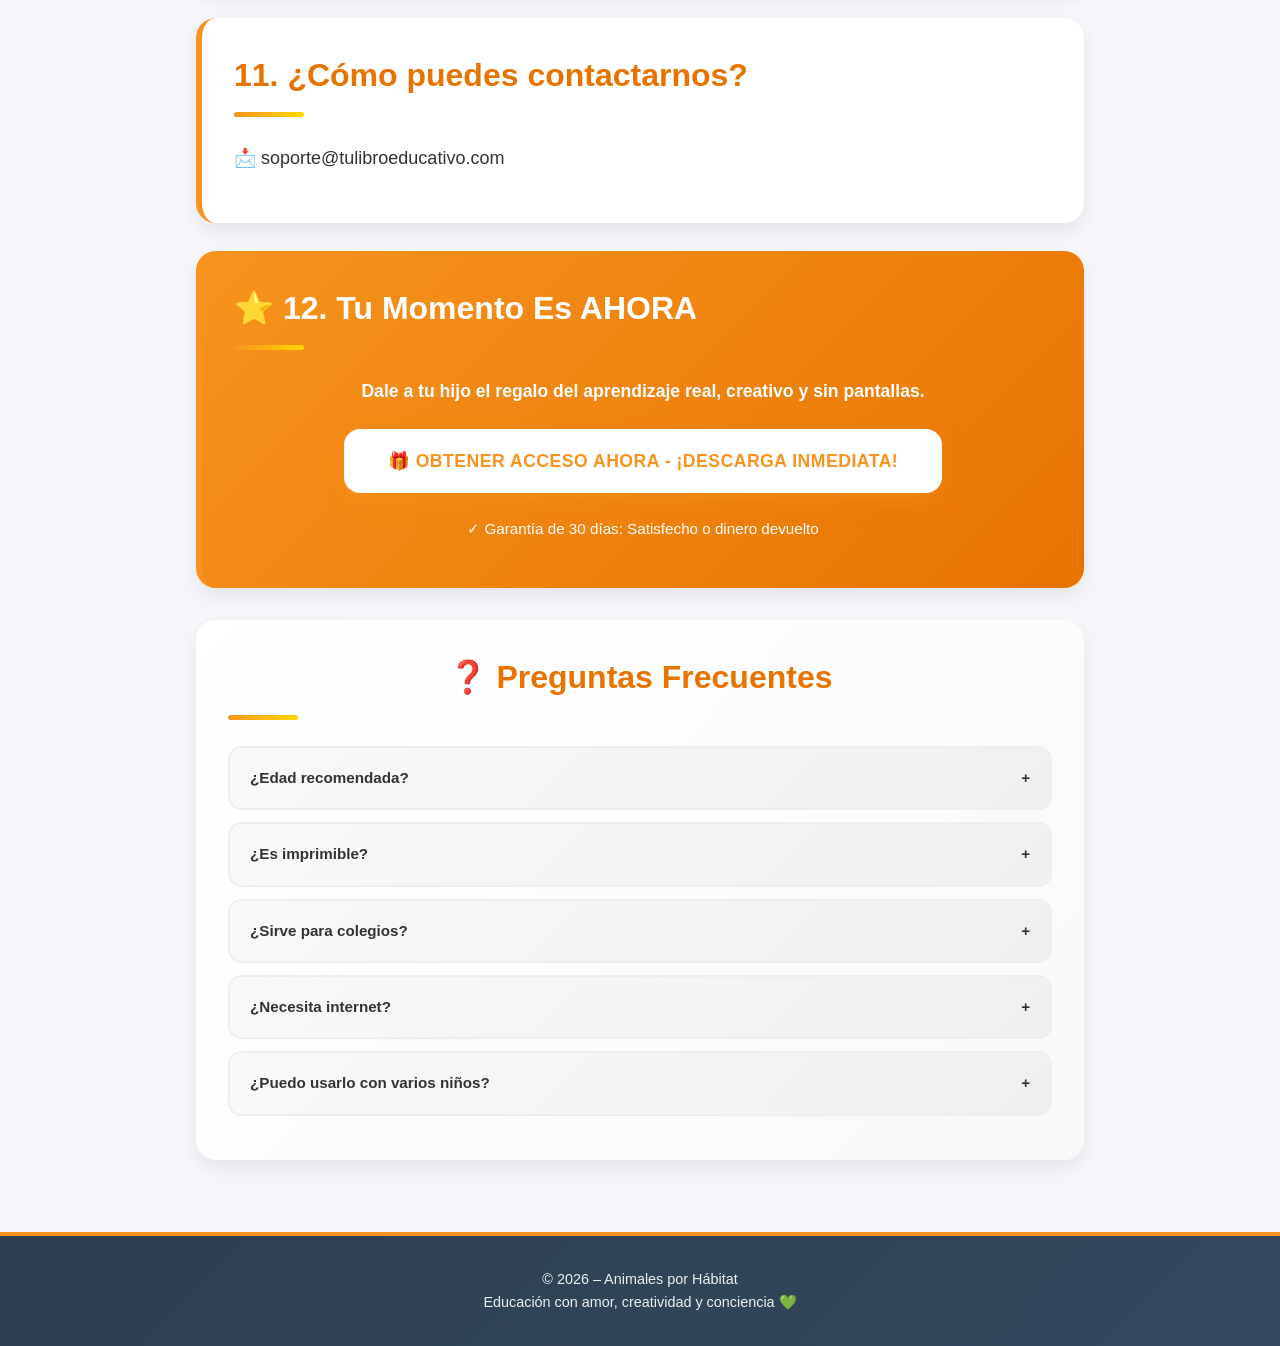
<file: animales-habitat/index-viejo.html>
<!doctype html>
<html lang="es">
  <head>
    <meta charset="UTF-8" />
    <meta name="viewport" content="width=device-width, initial-scale=1.0" />
    <title>Animales por Hábitat – Libro Educativo para Colorear</title>

    <style>
      :root {
        --orange: #f7931e;
        --orange-dark: #e87400;
        --green: #27ae60;
        --purple: #9b59b6;
        --pink: #ff6b9d;
        --bg: #f5f7fa;
        --card: #ffffff;
        --accent-yellow: #ffd700;
      }

      /* RESET */
      * {
        box-sizing: border-box;
      }

      body {
        margin: 0;
        padding-top: 54px;
        font-family: "Comic Sans MS", "Arial Rounded", "Century Gothic", sans-serif;
        background: var(--bg);
        color: #333;
        line-height: 1.6;
        font-size: clamp(16px, 2.5vw, 18px);
      }

      /* TIPOGRAFÍA INFANTIL PARA NIÑOS */
      .kid-friendly {
        font-family: "Comic Sans MS", cursive;
        letter-spacing: 0.5px;
      }

      /* CONTADOR */
      .counter-fixed {
        position: fixed;
        top: 0;
        left: 0;
        width: 100%;
        background: linear-gradient(90deg, var(--green), #1abc9c);
        color: #fff;
        text-align: center;
        padding: 12px 16px;
        font-weight: 700;
        z-index: 9999;
        font-size: clamp(0.85rem, 2vw, 1rem);
        animation: slideDown 0.5s ease;
      }

      @keyframes slideDown {
        from { transform: translateY(-100%); }
        to { transform: translateY(0); }
      }

      /* BANNER DE URGENCIA MEJORADO */
      .urgency-banner {
        background: linear-gradient(90deg, #ff6b6b, #ff8787);
        color: #fff;
        padding: 16px;
        text-align: center;
        font-weight: 800;
        animation: pulse-banner 2s infinite;
        font-size: clamp(0.95rem, 2.5vw, 1.1rem);
      }

      @keyframes pulse-banner {
        0%, 100% { transform: scale(1); }
        50% { transform: scale(1.02); }
      }

      /* HEADER OPTIMIZADO */
      header {
        background: linear-gradient(135deg, var(--green), #1abc9c);
        color: #fff;
        text-align: center;
        padding: 40px 16px 60px;
        position: relative;
        overflow: hidden;
      }

      header::after {
        content: "🐶🐱🦁🐘🦒🦓🐢🦕";
        position: absolute;
        top: 10px;
        right: 10px;
        font-size: 1.2rem;
        opacity: 0.6;
        animation: float 3s ease-in-out infinite;
      }

      @keyframes float {
        0%, 100% { transform: translateY(0px); }
        50% { transform: translateY(-10px); }
      }

      header h1 {
        font-size: clamp(2rem, 6vw, 2.8rem);
        margin-bottom: 10px;
        font-weight: 900;
        text-shadow: 2px 2px 4px rgba(0, 0, 0, 0.1);
      }

      header h1 span {
        display: block;
        font-size: 0.8em;
        color: var(--accent-yellow);
        font-weight: 700;
        margin-top: 8px;
      }

      header p {
        max-width: 760px;
        margin: 12px auto;
        font-size: clamp(0.95rem, 2vw, 1.05rem);
        font-weight: 500;
      }

      /* HERO CARD OPTIMIZADA */
      .hero-card {
        max-width: 480px;
        background: linear-gradient(135deg, #fff, #fff9f5);
        border-radius: 24px;
        padding: 32px 24px;
        box-shadow: 0 15px 40px rgba(0, 0, 0, 0.12);
        text-align: center;
        position: relative;
        margin: auto;
        border: 3px solid var(--accent-yellow);
      }

      .hero-card::before {
        content: "⭐⭐⭐⭐⭐";
        display: block;
        font-size: 1.4rem;
        margin-bottom: 12px;
        letter-spacing: 4px;
        animation: bounce 2s infinite;
      }

      @keyframes bounce {
        0%, 100% { transform: translateY(0); }
        50% { transform: translateY(-8px); }
      }

      .rating-text {
        font-size: 0.9rem;
        color: #f39c12;
        font-weight: 700;
        margin-bottom: 16px;
      }

      .hero-card .price-tag {
        display: inline-block;
        background: linear-gradient(135deg, var(--orange), var(--orange-dark));
        color: #fff;
        padding: 12px 20px;
        border-radius: 25px;
        font-size: 0.95rem;
        font-weight: 800;
        margin: 16px 0;
        box-shadow: 0 6px 16px rgba(247, 147, 30, 0.3);
      }

      .hero-card img {
        width: 100%;
        border-radius: 20px;
        margin-bottom: 20px;
        object-fit: cover;
        box-shadow: 0 12px 30px rgba(0, 0, 0, 0.15);
        transition: transform 0.3s ease, box-shadow 0.3s ease;
        border: 4px solid var(--accent-yellow);
      }

      .hero-card img:hover {
        transform: scale(1.08);
        box-shadow: 0 16px 40px rgba(247, 147, 30, 0.3);
      }

      /* BOTÓN PRINCIPAL MEJORADO */
      .cta-btn {
        display: inline-block;
        max-width: 100%;
        padding: 18px 44px;
        background: linear-gradient(135deg, var(--orange), var(--orange-dark));
        color: #fff;
        border-radius: 16px;
        text-decoration: none;
        font-weight: 900;
        text-align: center;
        animation: pulse-infinite 2s infinite;
        box-shadow: 0 8px 20px rgba(247, 147, 30, 0.4);
        transition: all 0.3s ease;
        font-size: clamp(0.95rem, 2.2vw, 1.1rem);
        cursor: pointer;
        border: none;
        text-transform: uppercase;
        letter-spacing: 0.5px;
      }

      .cta-btn:hover {
        transform: translateY(-4px);
        box-shadow: 0 14px 32px rgba(247, 147, 30, 0.6);
        animation-play-state: paused;
      }

      .cta-btn:active {
        transform: translateY(-1px);
      }

      @keyframes pulse-infinite {
        0% { box-shadow: 0 0 0 0 rgba(247, 147, 30, 0.7); }
        50% { box-shadow: 0 0 0 12px rgba(247, 147, 30, 0); }
        100% { box-shadow: 0 0 0 0 rgba(247, 147, 30, 0); }
      }

      /* GARANTÍA BADGE */
      .guarantee-badge {
        background: linear-gradient(135deg, #27ae60, #16a085);
        color: #fff;
        padding: 14px 16px;
        border-radius: 12px;
        margin-top: 16px;
        font-weight: 700;
        font-size: 0.95rem;
        animation: slideInLeft 0.6s ease;
      }

      @keyframes slideInLeft {
        from { opacity: 0; transform: translateX(-20px); }
        to { opacity: 1; transform: translateX(0); }
      }

      /* SECCIÓN */
      section {
        max-width: 920px;
        margin: auto;
        padding: 24px 16px;
      }

      /* CARD GENERAL MEJORADA */
      .card {
        background: #fff;
        border-radius: 20px;
        padding: 32px;
        margin-bottom: 28px;
        box-shadow: 0 8px 20px rgba(0, 0, 0, 0.08);
        transition: all 0.3s ease;
        border-left: 6px solid var(--orange);
        position: relative;
      }

      .card:hover {
        box-shadow: 0 12px 32px rgba(0, 0, 0, 0.12);
        transform: translateY(-4px);
      }

      /* TÍTULOS MEJORADOS */
      h2 {
        text-align: left;
        color: var(--orange-dark);
        font-size: clamp(1.4rem, 4.5vw, 2rem);
        position: relative;
        padding-bottom: 16px;
        margin-top: 0;
        font-weight: 900;
      }

      h2::after {
        content: "";
        position: absolute;
        bottom: 0;
        left: 0;
        width: 70px;
        height: 5px;
        background: linear-gradient(90deg, var(--orange), var(--accent-yellow));
        border-radius: 3px;
      }

      /* LISTAS MEJORADAS */
      ul {
        list-style: none;
        padding: 0;
        margin: 20px 0;
      }

      li {
        padding: 16px 20px;
        padding-left: 48px;
        position: relative;
        margin-bottom: 14px;
        background: linear-gradient(135deg, #f8f9ff, #f0f8ff);
        border-radius: 14px;
        border-left: 5px solid var(--orange);
        transition: all 0.3s ease;
        font-weight: 500;
        line-height: 1.5;
      }

      li:hover {
        background: linear-gradient(135deg, #fffbf0, #fff5e6);
        transform: translateX(6px);
        box-shadow: 0 6px 16px rgba(247, 147, 30, 0.18);
      }

      li::before {
        content: "✨";
        position: absolute;
        left: 14px;
        font-size: 1.3rem;
        animation: twinkle 2s infinite;
      }

      @keyframes twinkle {
        0%, 100% { opacity: 1; }
        50% { opacity: 0.6; }
      }

      /* SECCIÓN HÁBITATS VISUAL */
      .habitats-showcase {
        display: grid;
        grid-template-columns: repeat(auto-fit, minmax(140px, 1fr));
        gap: 16px;
        margin: 24px 0;
      }

      .habitat-box {
        background: linear-gradient(135deg, #fff, #f8f9fa);
        border: 3px solid var(--accent-yellow);
        border-radius: 16px;
        padding: 20px;
        text-align: center;
        transition: all 0.3s ease;
        cursor: pointer;
      }

      .habitat-box:hover {
        transform: scale(1.08) rotateZ(2deg);
        box-shadow: 0 10px 24px rgba(247, 147, 30, 0.25);
      }

      .habitat-box .emoji {
        font-size: 2.5rem;
        display: block;
        margin-bottom: 8px;
      }

      .habitat-box .label {
        font-weight: 800;
        color: var(--orange-dark);
        font-size: 0.9rem;
      }

      /* TESTIMONIOS MEJORADOS */
      .testimonials {
        display: grid;
        grid-template-columns: 1fr;
        gap: 18px;
        margin-top: 20px;
      }

      @media (min-width: 700px) {
        .testimonials {
          grid-template-columns: repeat(3, 1fr);
        }
      }

      .testimonial {
        background: linear-gradient(135deg, #fff9f0, #fffbf8);
        border: 2px solid var(--accent-yellow);
        border-left: 6px solid var(--orange);
        padding: 20px;
        border-radius: 14px;
        font-style: italic;
        box-shadow: 0 4px 12px rgba(0, 0, 0, 0.06);
        transition: all 0.3s ease;
      }

      .testimonial:hover {
        transform: translateY(-6px);
        box-shadow: 0 10px 24px rgba(247, 147, 30, 0.15);
      }

      .testimonial strong {
        display: block;
        margin-top: 12px;
        color: var(--orange-dark);
        font-style: normal;
      }

      /* HERO MULTIPLE MEJORADO */
      .card:has(.hero-card) {
        display: grid;
        grid-template-columns: 1fr;
        gap: 24px;
        justify-items: center;
      }

      @media (min-width: 700px) {
        .card:has(.hero-card) {
          grid-template-columns: repeat(2, 1fr);
        }
      }

      @media (min-width: 1000px) {
        .card:has(.hero-card) {
          grid-template-columns: repeat(3, 1fr);
        }
      }

      .card .hero-card {
        max-width: 100%;
        margin: 0;
        padding: 20px;
        height: 100%;
        display: flex;
        flex-direction: column;
      }

      .card .hero-card img {
        flex-grow: 1;
      }

      /* FAQ MEJORADO */
      .faq {
        background: linear-gradient(135deg, #fff, #f9f9f9);
        border-radius: 20px;
        padding: 32px;
        box-shadow: 0 8px 20px rgba(0, 0, 0, 0.08);
        margin-top: 32px;
      }

      .faq h2 {
        text-align: center;
      }

      .faq-item {
        border-radius: 14px;
        margin-bottom: 12px;
        border: 2px solid #eee;
        overflow: hidden;
        transition: all 0.3s ease;
      }

      .faq-item:hover {
        border-color: var(--orange);
        box-shadow: 0 4px 12px rgba(247, 147, 30, 0.1);
      }

      .faq-question {
        padding: 18px 20px;
        background: linear-gradient(135deg, #f9f9f9, #f0f0f0);
        font-weight: 700;
        cursor: pointer;
        display: flex;
        justify-content: space-between;
        align-items: center;
        font-size: 0.95rem;
        user-select: none;
      }

      .faq-question:hover {
        background: linear-gradient(135deg, #fffbf0, #fff5e6);
      }

      .faq-answer {
        display: none;
        padding: 20px;
        background: #fff;
        line-height: 1.7;
      }

      /* FOOTER MEJORADO */
      footer {
        background: linear-gradient(135deg, #2c3e50, #34495e);
        color: #ecf0f1;
        text-align: center;
        padding: 32px 16px;
        font-size: 0.9rem;
        margin-top: 48px;
        border-top: 4px solid var(--orange);
      }

      footer a {
        color: var(--orange);
        text-decoration: none;
        font-weight: 700;
      }

      footer a:hover {
        text-decoration: underline;
      }

      /* CTA FINAL ESPECIAL */
      .final-cta-section {
        background: linear-gradient(135deg, var(--orange), var(--orange-dark));
        color: #fff;
        text-align: center;
        padding: 48px 24px;
        border-radius: 24px;
        margin: 40px 0;
        position: relative;
        overflow: hidden;
      }

      .final-cta-section::before {
        content: "✨🎨📚🎓🌟";
        position: absolute;
        top: 10px;
        right: 20px;
        font-size: 1.4rem;
        opacity: 0.3;
      }

      .final-cta-section h2 {
        color: #fff;
        margin-bottom: 16px;
        font-size: 2rem;
      }

      .final-cta-section p {
        font-size: 1.1rem;
        margin-bottom: 24px;
        font-weight: 600;
      }
    </style>
  </head>

  <body>
    <div class="counter-fixed">
      🔥 Más de <span id="counter"></span> familias usando libros educativos
    </div>

    <div class="urgency-banner">
      ⏰ Oferta especial: Descarga hoy y obtén acceso inmediato 🎁
    </div>

    <header>
      <h1>🐾 Animales por Hábitat – Libro Educativo para Colorear</h1>
      <p style="font-size: 1.1rem; font-weight: 600;">
        🎨 <strong>Aprendizaje divertido, sin pantallas, desarrolla creatividad</strong>
      </p>
      <p>
        Un libro pensado para que los niños de 4 a 8 años aprendan jugando, 
        descubran hábitats y coloren mientras aprenden.
      </p>
      <p>✅ Ideal para padres, madres y docentes | 📥 Descarga instantánea</p>
    </header>

    <div class="hero-card">
      <img src="../assets/portada.jpg" alt="Animales por Hábitat" />
      <div class="price-tag">📚 Acceso de por vida + Impresión Ilimitada</div>
      <div style="text-align: center; margin-top: 16px;">
        <a href="#" class="cta-btn">👉 Quiero el libro para mi hijo - ¡ACCESO AHORA!</a>
      </div>
      <p style="margin-top: 12px; color: #27ae60; font-weight: 700; font-size: 0.9rem;">
        ✓ Garantía 100% Satisfecho o Dinero de Vuelta
      </p>
    </div>

    <section>
      <div class="card">
        <h2>1. ¿Qué estás comprando exactamente?</h2>
        <ul>
          <li>
            Estás adquiriendo un ebook educativo imprimible diseñado
            especialmente para niños de 4 a 8 años, donde aprenderán qué
            animales existen y en qué hábitats viven, a través del juego, el
            color y la exploración.
          </li>
          <li>No es solo un libro para colorear:</li>
          <li>
            Es una experiencia de aprendizaje activo, sencilla y efectiva, que
            puedes usar tanto en casa como en el aula.
          </li>
        </ul>
      </div>

      <div class="card" style="text-align: center;">
        <div class="hero-card">
          <img src="../assets/portada2.jpg" alt="Animales por Hábitat" />
        </div>
        <div class="hero-card">
          <img src="../assets/portada.jpg" alt="Animales por Hábitat" />
        </div>
        <div class="hero-card">
          <img src="../assets/portada.jpg" alt="Animales por Hábitat" />
        </div>
        <div style="grid-column: 1 / -1; text-align: center; margin-top: 12px;">
          <a href="#" class="cta-btn">👉 Quiero el libro para mi hijo</a>
        </div>
      </div>

      <div class="card">
        <h2>2. ¿Qué hace este libro por ti y por tu hijo?</h2>
        <ul>
          <li>✓ Mantiene a tu hijo entretenido <strong>SIN PANTALLAS</strong></li>
          <li>✓ Aprende mientras colorea - <strong>Diversión educativa garantizada</strong></li>
          <li>✓ Estimula creatividad e imaginación desde día 1</li>
          <li>✓ Desarrolla motricidad fina y concentración</li>
          <li>✓ Tranquilidad: Material educativo seguro y de confianza</li>
        </ul>
        <p style="background: #f0f8ff; padding: 14px; border-radius: 10px; border-left: 4px solid var(--green);">
          💛 <strong>Menos pantallas = Más aprendizaje real y creativo</strong>
        </p>
      </div>
      <div class="card">
        <h2>3. ¿Por qué puedes confiar en este libro?</h2>
        <p>
          Este material fue creado pensando en las etapas reales de desarrollo
          infantil entre los 4 y 8 años.
        </p>
        <ul>
          <li>Aprendizaje visual</li>
          <li>Repetición positiva</li>
          <li>Actividades lúdicas</li>
          <li>Información simple y comprensible</li>
        </ul>
        <p>
          Todo presentado de forma clara, amable y atractiva para los niños.
        </p>
      </div>
      <div class="card">
        <h2>4. ¿Quién más ya lo está usando?</h2>
        <div class="testimonials">
          <div class="testimonial">
            🗣️ “A mi hijo le encanta. Aprende mientras colorea.”<br />
            <strong>— Laura, mamá</strong>
          </div>
          <div class="testimonial">
            🗣️ “Lo uso en clase y los niños participan felices.”<br />
            <strong>— Ana, maestra</strong>
          </div>
          <div class="testimonial">
            🗣️ “Excelente inversión para la casa.”<br />
            <strong>— Carlos, papá</strong>
          </div>
        </div>
      </div>
      <div class="card">
        <h2>5. ¿Qué incluye el libro?</h2>
        <ul>
          <li>📄 Ebook PDF imprimible <strong>Acceso ILIMITADO de por vida</strong></li>
          <li>🌍 6 Hábitats: Bosque • Océano • Desierto • Polo • Granja • Selva</li>
          <li>🎨 Dibujos grandes, amigables y fáciles de colorear para todas las edades</li>
          <li>📚 Datos educativos curados para niños de 4-8 años</li>
          <li>🎯 Actividades extras para reforzar el aprendizaje</li>
          <li>🖨️ Impresión ilimitada para toda la familia</li>
        </ul>
      </div>
      <div class="card">
        <h2>6. ¿Cuánto cuesta?</h2>
        <p style="font-size: 1.05rem; color: #27ae60; font-weight: 700;">
          💰 <strong>Inversión educativa desde $14.99 - Menos que un café al mes</strong>
        </p>
        <p>El valor es exponencial comparado con otros libros educativos.</p>
        <ul>
          <li>💳 Una sola compra - ¡Descarga inmediata!</li>
          <li>📚 Uso ilimitado para todos tus hijos</li>
          <li>🖨️ Impresión ilimitada cuantas veces quieras</li>
          <li>♻️ Acceso de por vida - sin suscripción</li>
        </ul>
      </div>
      <div class="card">
        <h2>7. ¿Cómo es el pago?</h2>
        <p>💳 Pago único y seguro.</p>
        <p>📥 Descarga inmediata.</p>
      </div>
      <div class="card">
        <h2>8. ¿Qué garantía tienes?</h2>
        <p>Garantía de satisfacción.</p>
        <p>💚 Aprender sin pantallas empieza hoy.</p>
      </div>
      <div class="card" style="background: linear-gradient(135deg, #fff5f0, #fffbf8); border-left: 6px solid var(--orange);">
        <h2>9. ¿Qué pasa si no lo compras ahora?</h2>
        <p style="font-weight: 600; color: #d9534f;">
          ⚠️ <strong>Seguirá: Más pantallas → Menos creatividad → Menos aprendizaje real</strong>
        </p>
        <p>No dejes pasar esta oportunidad educativa. Cada día cuenta en el desarrollo de tu hijo.</p>
      </div>
      <div class="card">
        <h2>10. ¿Cómo obtener resultados rápido?</h2>
        <p>📥 Descárgalo • 🖨️ Imprímelo • 🖍️ Entrégaselo a tu hijo</p>
      </div>
      <div class="card">
        <h2>11. ¿Cómo puedes contactarnos?</h2>
        <p>📩 soporte@tulibroeducativo.com</p>
      </div>
      <div class="card" style="background: linear-gradient(135deg, var(--orange), var(--orange-dark)); color: #fff; text-align: center; padding: 32px;">
        <h2 style="color: #fff;">⭐ 12. Tu Momento Es AHORA</h2>
        <p style="font-size: 1.1rem; margin-bottom: 24px;">
          <strong>Dale a tu hijo el regalo del aprendizaje real, creativo y sin pantallas.</strong>
        </p>
        <div style="text-align: center; margin: 24px 0;">
          <a href="#" class="cta-btn" style="background: #fff; color: var(--orange); animation: pulse-infinite 2s infinite;">
            🎁 OBTENER ACCESO AHORA - ¡DESCARGA INMEDIATA!
          </a>
        </div>
        <p style="font-size: 0.95rem; margin-top: 16px;">
          ✓ Garantía de 30 días: Satisfecho o dinero devuelto
        </p>
      </div>

      <div class="faq">
        <h2>❓ Preguntas Frecuentes</h2>

        <div class="faq-item">
          <div class="faq-question">¿Edad recomendada? <span>+</span></div>
          <div class="faq-answer">De 4 a 8 años.</div>
        </div>

        <div class="faq-item">
          <div class="faq-question">¿Es imprimible? <span>+</span></div>
          <div class="faq-answer">
            Sí, puedes imprimirlo todas las veces que quieras.
          </div>
        </div>

        <div class="faq-item">
          <div class="faq-question">¿Sirve para colegios? <span>+</span></div>
          <div class="faq-answer">Sí, es perfecto para uso educativo.</div>
        </div>

        <div class="faq-item">
          <div class="faq-question">¿Necesita internet? <span>+</span></div>
          <div class="faq-answer">No, se usa sin conexión.</div>
        </div>

        <div class="faq-item">
          <div class="faq-question">
            ¿Puedo usarlo con varios niños? <span>+</span>
          </div>
          <div class="faq-answer">Sí, uso ilimitado.</div>
        </div>
      </div>
    </section>

    <footer>
      © 2026 – Animales por Hábitat<br />
      Educación con amor, creatividad y conciencia 💚
    </footer>

    <script>
      document.querySelectorAll(".faq-question").forEach((q) => {
        q.addEventListener("click", () => {
          const answer = q.nextElementSibling;
          answer.style.display =
            answer.style.display === "block" ? "none" : "block";
        });
      });

      const counterNumber = Math.floor(Math.random() * 1000);
      document.querySelector("#counter").textContent = counterNumber;

      setInterval(() => {
        const current = parseInt(
          document.querySelector("#counter").textContent,
          10,
        );
        document.querySelector("#counter").textContent = current + 1;
      }, 10000);
    </script>
  </body>
</html>
</file>
<file: animales-habitat/styles.css>
/* Non-critical styles */
.habitats-showcase {
    display: grid;
    grid-template-columns: repeat(auto-fit, minmax(150px, 1fr));
    gap: 18px;
    margin: 32px 0;
}

.habitat-box {
    background: linear-gradient(135deg, #fff, #f8f9fa);
    border: 4px solid var(--accent-yellow);
    border-radius: 18px;
    padding: 24px;
    text-align: center;
    transition: transform 0.3s ease, box-shadow 0.3s ease;
    cursor: pointer;
    contain: content;
}

.habitat-box:hover {
    transform: scale(1.05) rotateZ(1deg);
    box-shadow: 0 14px 32px rgba(247, 147, 30, 0.3);
}

.habitat-box .emoji {
    font-size: 2.8rem;
    display: block;
    margin-bottom: 12px;
}

.habitat-box .label {
    font-weight: 900;
    color: var(--orange-dark);
    font-size: 0.95rem;
    letter-spacing: 0.5px;
}

.gallery-preview {
    display: grid;
    grid-template-columns: 1fr;
    gap: 18px;
    margin: 32px 0;
}

@media (min-width: 768px) {
    .gallery-preview {
        grid-template-columns: repeat(2, 1fr);
    }
}

.testimonials {
    display: grid;
    grid-template-columns: 1fr;
    gap: 20px;
    margin-top: 24px;
}

@media (min-width: 750px) {
    .testimonials {
        grid-template-columns: repeat(3, 1fr);
    }
}

.testimonial {
    background: linear-gradient(135deg, #fff9f0, #fffbf8);
    border: 3px solid var(--accent-yellow);
    border-left: 8px solid var(--orange);
    padding: 24px;
    border-radius: 16px;
    font-style: italic;
    box-shadow: 0 6px 16px rgba(0, 0, 0, 0.06);
    transition: transform 0.3s ease;
    line-height: 1.7;
    contain: content;
}

.testimonial:hover {
    transform: translateY(-5px);
}

.testimonial strong {
    display: block;
    margin-top: 16px;
    color: var(--orange-dark);
    font-style: normal;
    font-weight: 800;
}

.faq {
    background: linear-gradient(135deg, #fff, #f9f9f9);
    border-radius: 24px;
    padding: 40px;
    box-shadow: 0 10px 24px rgba(0, 0, 0, 0.08);
    margin-top: 40px;
}

.faq-item {
    border-radius: 16px;
    margin-bottom: 14px;
    border: 2px solid #eee;
    overflow: hidden;
    transition: border-color 0.3s ease;
}

.faq-item:hover {
    border-color: var(--orange);
}

.faq-question {
    padding: 20px 24px;
    background: linear-gradient(135deg, #f9f9f9, #f0f0f0);
    font-weight: 800;
    cursor: pointer;
    display: flex;
    justify-content: space-between;
    align-items: center;
    font-size: 0.98rem;
    user-select: none;
    transition: background 0.3s ease;
}

.faq-answer {
    display: none;
    padding: 24px;
    background: #fff;
    line-height: 1.8;
}

.final-cta-section {
    background: linear-gradient(135deg, var(--orange), var(--orange-dark));
    color: #fff;
    text-align: center;
    padding: 56px 32px;
    border-radius: 28px;
    margin: 48px 0;
    position: relative;
    overflow: hidden;
    contain: layout;
}

.final-cta-section h2 {
    color: #fff;
    margin-bottom: 20px;
    font-size: 2.4rem;
}

.final-cta-section p {
    font-size: 1.15rem;
    margin-bottom: 28px;
    font-weight: 600;
    line-height: 1.6;
}

footer {
    background: linear-gradient(135deg, #2c3e50, #34495e);
    color: #ecf0f1;
    text-align: center;
    padding: 40px 24px;
    font-size: 0.9rem;
    margin-top: 56px;
    border-top: 5px solid var(--orange);
}

footer a {
    color: var(--orange);
    text-decoration: none;
    font-weight: 800;
}

.fixed-bottom-btn {
    position: fixed;
    left: 0;
    right: 0;
    bottom: 0;
    z-index: 9999;
    background: linear-gradient(90deg, #ffb347 0%, #ff8300 100%);
    color: #fff;
    font-weight: 900;
    font-size: 1.15rem;
    text-align: center;
    padding: 18px 0;
    border-top: 4px solid #ffd700;
    box-shadow: 0 -4px 24px rgba(255, 215, 0, 0.3);
    text-transform: uppercase;
    letter-spacing: 1.5px;
    transition: background 0.2s;
    display: flex;
    justify-content: center;
    align-items: center;
}

/* Performance Utilities */
.hero-carousel-slide img {
    aspect-ratio: 4/5;
    object-fit: cover;
    width: 100%;
    height: auto;
}

.gallery-preview img {
    aspect-ratio: 3/4;
    object-fit: cover;
}

.card {
    background: #fff;
    border-radius: 24px;
    padding: 40px;
    margin-bottom: 32px;
    box-shadow: 0 10px 24px rgba(0, 0, 0, 0.08);
    border-left: 8px solid var(--orange);
    position: relative;
    contain: layout;
}

@media (max-width:768px) {
    .card {
        padding: 24px;
    }
}

ul {
    list-style: none;
    padding: 0;
    margin: 24px 0;
}

li {
    padding: 18px 24px 18px 56px;
    position: relative;
    margin-bottom: 16px;
    background: linear-gradient(135deg, #f8f9ff, #f0f8ff);
    border-radius: 16px;
    border-left: 6px solid var(--orange);
    font-weight: 500;
}

li::before {
    content: "✨";
    position: absolute;
    left: 18px;
    font-size: 1.4rem;
}
</file>
